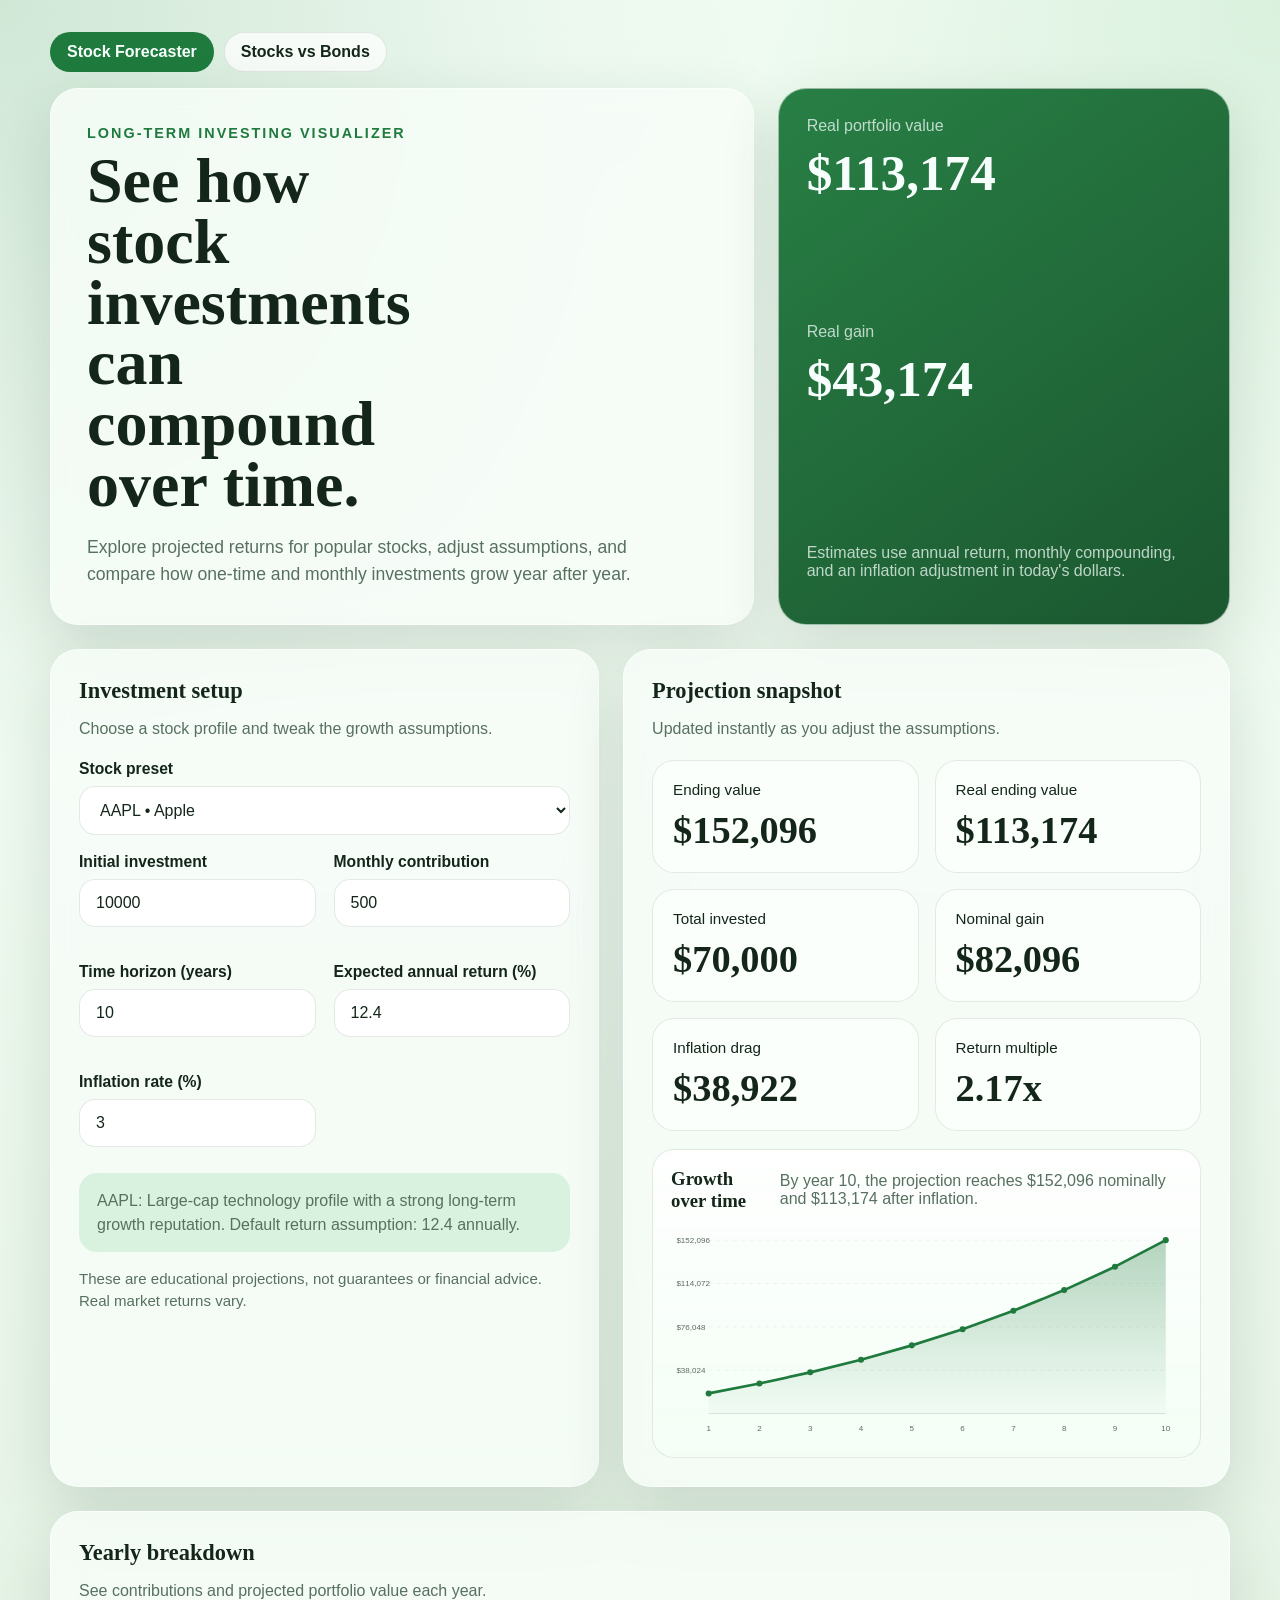
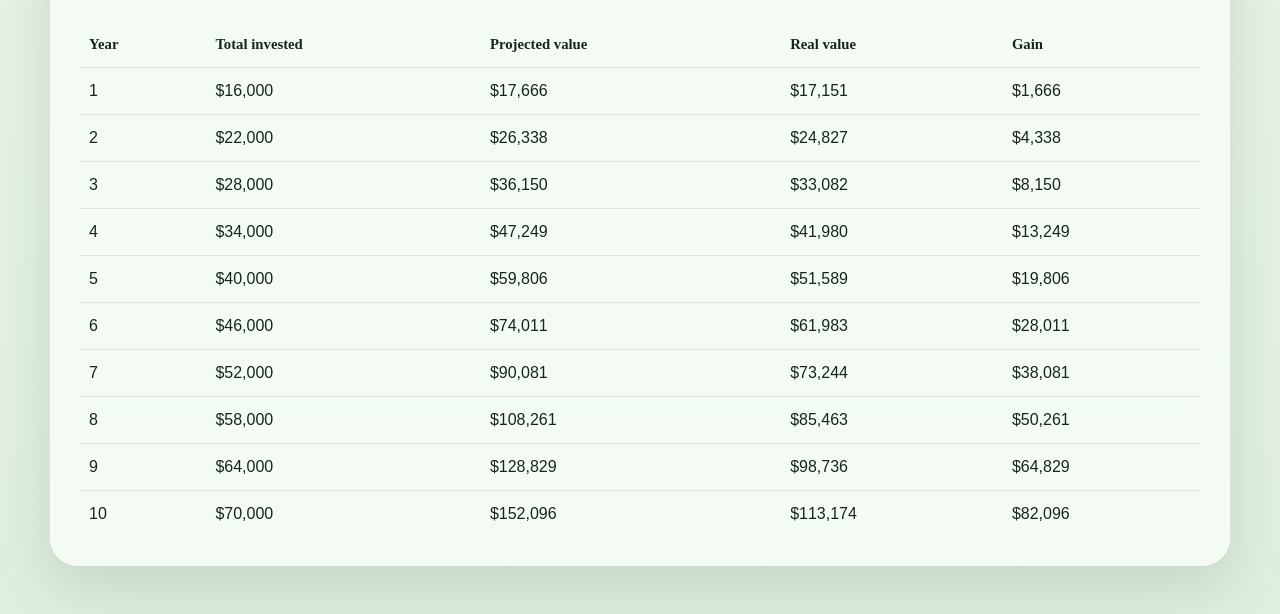
<file: index.html>
<!DOCTYPE html>
<html lang="en">
  <head>
    <meta charset="UTF-8" />
    <meta name="viewport" content="width=device-width, initial-scale=1.0" />
    <title>Stock Return Forecaster</title>
    <link rel="stylesheet" href="./styles.css" />
  </head>
  <body>
    <div class="page-shell">
      <nav class="site-nav">
        <a class="nav-link nav-link-active" href="./index.html">Stock Forecaster</a>
        <a class="nav-link" href="./compare.html">Stocks vs Bonds</a>
      </nav>
      <header class="hero">
        <div class="hero-copy">
          <p class="eyebrow">Long-term investing visualizer</p>
          <h1>See how stock investments can compound over time.</h1>
          <p class="hero-text">
            Explore projected returns for popular stocks, adjust assumptions,
            and compare how one-time and monthly investments grow year after
            year.
          </p>
        </div>
        <div class="hero-card">
          <div class="hero-stat">
            <span class="label">Real portfolio value</span>
            <strong id="heroFutureValue">$0</strong>
          </div>
          <div class="hero-stat">
            <span class="label">Real gain</span>
            <strong id="heroGain">$0</strong>
          </div>
          <p class="hero-note">
            Estimates use annual return, monthly compounding, and an inflation
            adjustment in today's dollars.
          </p>
        </div>
      </header>

      <main class="content-grid">
        <section class="panel controls-panel">
          <div class="panel-heading">
            <h2>Investment setup</h2>
            <p>Choose a stock profile and tweak the growth assumptions.</p>
          </div>

          <div class="control-group">
            <label for="stockSelect">Stock preset</label>
            <select id="stockSelect"></select>
          </div>

          <div class="control-grid">
            <div class="control-group">
              <label for="initialInvestment">Initial investment</label>
              <input id="initialInvestment" type="number" min="0" step="100" />
            </div>
            <div class="control-group">
              <label for="monthlyContribution">Monthly contribution</label>
              <input id="monthlyContribution" type="number" min="0" step="50" />
            </div>
            <div class="control-group">
              <label for="years">Time horizon (years)</label>
              <input id="years" type="number" min="1" max="50" step="1" />
            </div>
            <div class="control-group">
              <label for="annualReturn">Expected annual return (%)</label>
              <input id="annualReturn" type="number" min="-50" max="50" step="0.1" />
            </div>
            <div class="control-group">
              <label for="inflationRate">Inflation rate (%)</label>
              <input id="inflationRate" type="number" min="0" max="20" step="0.1" />
            </div>
          </div>

          <div class="preset-notes" id="presetNotes"></div>

          <div class="disclaimer">
            These are educational projections, not guarantees or financial
            advice. Real market returns vary.
          </div>
        </section>

        <section class="panel results-panel">
          <div class="panel-heading">
            <h2>Projection snapshot</h2>
            <p>Updated instantly as you adjust the assumptions.</p>
          </div>

          <div class="metric-grid">
            <article class="metric-card">
              <span class="metric-label">Ending value</span>
              <strong class="metric-value" id="futureValue">$0</strong>
            </article>
            <article class="metric-card">
              <span class="metric-label">Real ending value</span>
              <strong class="metric-value" id="realFutureValue">$0</strong>
            </article>
            <article class="metric-card">
              <span class="metric-label">Total invested</span>
              <strong class="metric-value" id="totalInvested">$0</strong>
            </article>
            <article class="metric-card">
              <span class="metric-label">Nominal gain</span>
              <strong class="metric-value" id="totalGain">$0</strong>
            </article>
            <article class="metric-card">
              <span class="metric-label">Inflation drag</span>
              <strong class="metric-value" id="inflationDrag">$0</strong>
            </article>
            <article class="metric-card">
              <span class="metric-label">Return multiple</span>
              <strong class="metric-value" id="returnMultiple">0.00x</strong>
            </article>
          </div>

          <div class="chart-panel">
            <div class="chart-header">
              <h3>Growth over time</h3>
              <span id="chartCaption">Year-by-year projection</span>
            </div>
            <svg id="projectionChart" viewBox="0 0 760 320" role="img" aria-label="Investment projection chart"></svg>
          </div>
        </section>

        <section class="panel table-panel">
          <div class="panel-heading">
            <h2>Yearly breakdown</h2>
            <p>See contributions and projected portfolio value each year.</p>
          </div>
          <div class="table-wrap">
            <table>
              <thead>
                <tr>
                  <th>Year</th>
                  <th>Total invested</th>
                  <th>Projected value</th>
                  <th>Real value</th>
                  <th>Gain</th>
                </tr>
              </thead>
              <tbody id="projectionTableBody"></tbody>
            </table>
          </div>
        </section>
      </main>
    </div>

    <script src="./script.js"></script>
  </body>
</html>
</file>
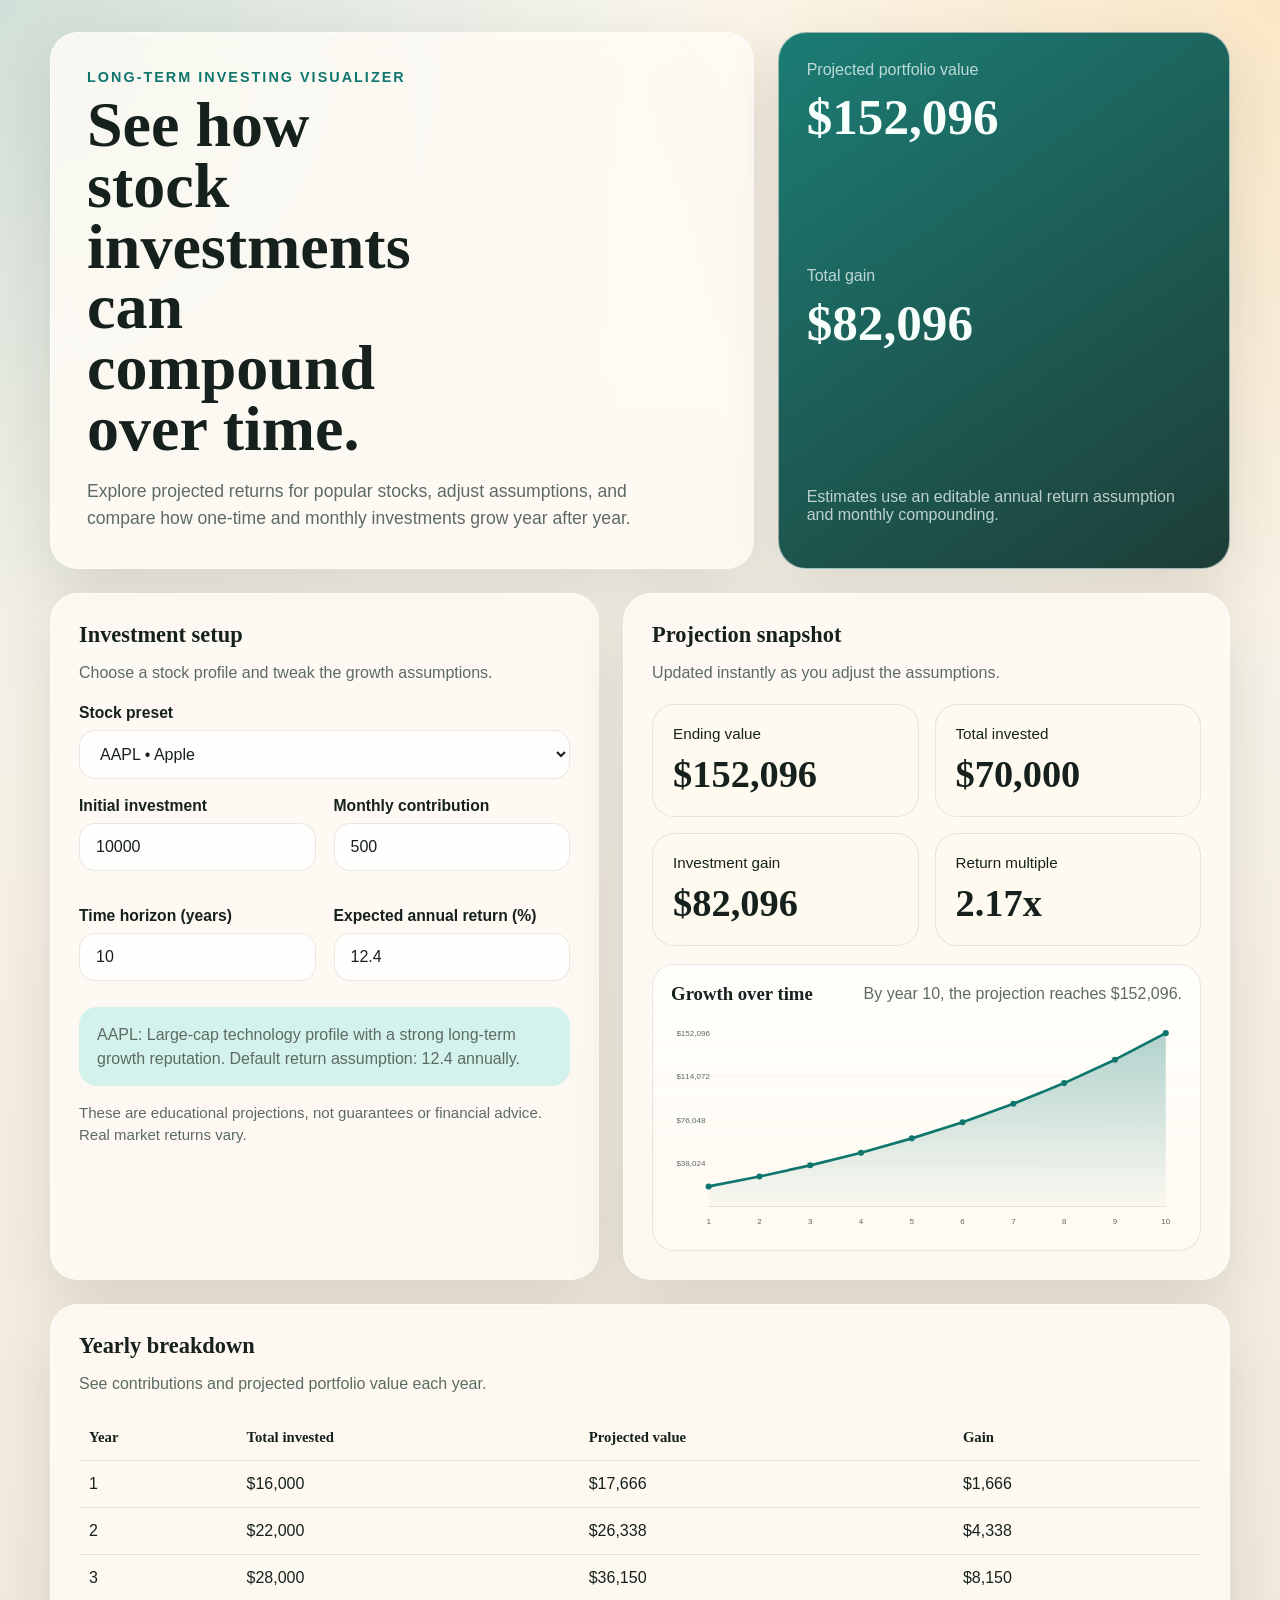
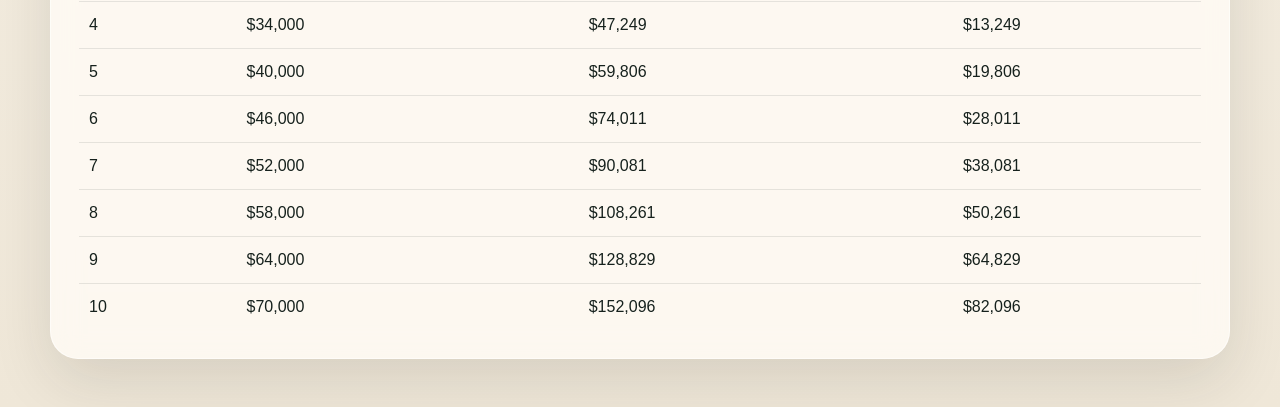
<file: Claude_t1/index.html>
<!DOCTYPE html>
<html lang="en">
  <head>
    <meta charset="UTF-8" />
    <meta name="viewport" content="width=device-width, initial-scale=1.0" />
    <title>Stock Return Forecaster</title>
    <link rel="stylesheet" href="./styles.css" />
  </head>
  <body>
    <div class="page-shell">
      <header class="hero">
        <div class="hero-copy">
          <p class="eyebrow">Long-term investing visualizer</p>
          <h1>See how stock investments can compound over time.</h1>
          <p class="hero-text">
            Explore projected returns for popular stocks, adjust assumptions,
            and compare how one-time and monthly investments grow year after
            year.
          </p>
        </div>
        <div class="hero-card">
          <div class="hero-stat">
            <span class="label">Projected portfolio value</span>
            <strong id="heroFutureValue">$0</strong>
          </div>
          <div class="hero-stat">
            <span class="label">Total gain</span>
            <strong id="heroGain">$0</strong>
          </div>
          <p class="hero-note">
            Estimates use an editable annual return assumption and monthly
            compounding.
          </p>
        </div>
      </header>

      <main class="content-grid">
        <section class="panel controls-panel">
          <div class="panel-heading">
            <h2>Investment setup</h2>
            <p>Choose a stock profile and tweak the growth assumptions.</p>
          </div>

          <div class="control-group">
            <label for="stockSelect">Stock preset</label>
            <select id="stockSelect"></select>
          </div>

          <div class="control-grid">
            <div class="control-group">
              <label for="initialInvestment">Initial investment</label>
              <input id="initialInvestment" type="number" min="0" step="100" />
            </div>
            <div class="control-group">
              <label for="monthlyContribution">Monthly contribution</label>
              <input id="monthlyContribution" type="number" min="0" step="50" />
            </div>
            <div class="control-group">
              <label for="years">Time horizon (years)</label>
              <input id="years" type="number" min="1" max="50" step="1" />
            </div>
            <div class="control-group">
              <label for="annualReturn">Expected annual return (%)</label>
              <input id="annualReturn" type="number" min="-50" max="50" step="0.1" />
            </div>
          </div>

          <div class="preset-notes" id="presetNotes"></div>

          <div class="disclaimer">
            These are educational projections, not guarantees or financial
            advice. Real market returns vary.
          </div>
        </section>

        <section class="panel results-panel">
          <div class="panel-heading">
            <h2>Projection snapshot</h2>
            <p>Updated instantly as you adjust the assumptions.</p>
          </div>

          <div class="metric-grid">
            <article class="metric-card">
              <span class="metric-label">Ending value</span>
              <strong class="metric-value" id="futureValue">$0</strong>
            </article>
            <article class="metric-card">
              <span class="metric-label">Total invested</span>
              <strong class="metric-value" id="totalInvested">$0</strong>
            </article>
            <article class="metric-card">
              <span class="metric-label">Investment gain</span>
              <strong class="metric-value" id="totalGain">$0</strong>
            </article>
            <article class="metric-card">
              <span class="metric-label">Return multiple</span>
              <strong class="metric-value" id="returnMultiple">0.00x</strong>
            </article>
          </div>

          <div class="chart-panel">
            <div class="chart-header">
              <h3>Growth over time</h3>
              <span id="chartCaption">Year-by-year projection</span>
            </div>
            <svg id="projectionChart" viewBox="0 0 760 320" role="img" aria-label="Investment projection chart"></svg>
          </div>
        </section>

        <section class="panel table-panel">
          <div class="panel-heading">
            <h2>Yearly breakdown</h2>
            <p>See contributions and projected portfolio value each year.</p>
          </div>
          <div class="table-wrap">
            <table>
              <thead>
                <tr>
                  <th>Year</th>
                  <th>Total invested</th>
                  <th>Projected value</th>
                  <th>Gain</th>
                </tr>
              </thead>
              <tbody id="projectionTableBody"></tbody>
            </table>
          </div>
        </section>
      </main>
    </div>

    <script src="./script.js"></script>
  </body>
</html>
</file>
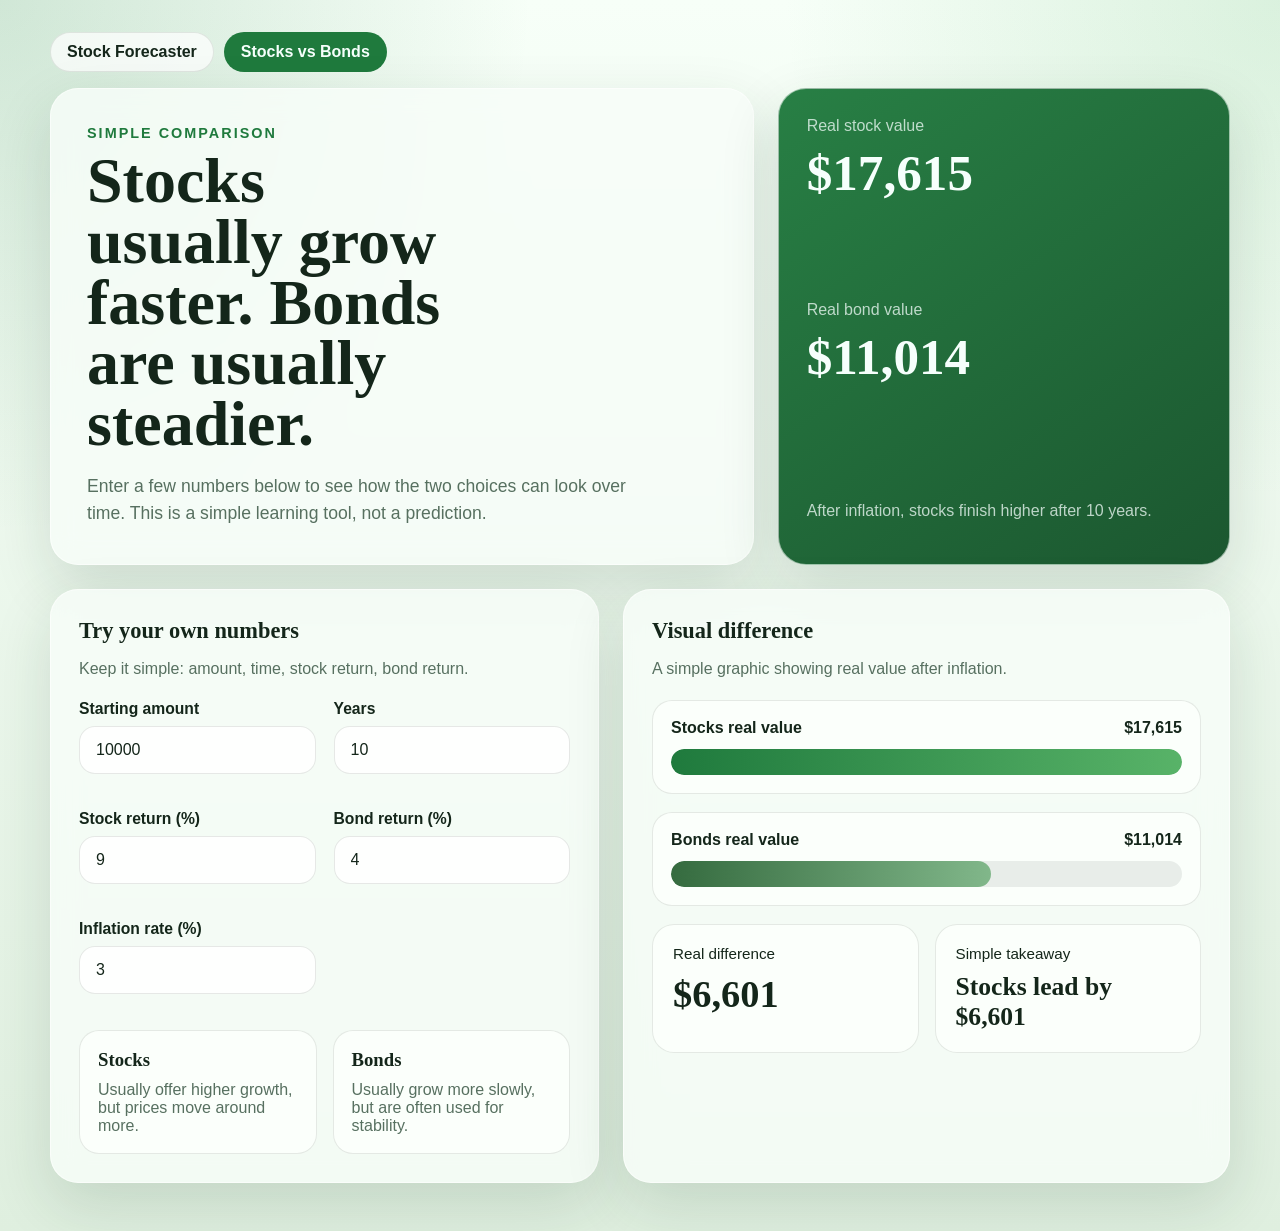
<file: compare.html>
<!DOCTYPE html>
<html lang="en">
  <head>
    <meta charset="UTF-8" />
    <meta name="viewport" content="width=device-width, initial-scale=1.0" />
    <title>Stocks vs Bonds</title>
    <link rel="stylesheet" href="./styles.css" />
  </head>
  <body>
    <div class="page-shell">
      <nav class="site-nav">
        <a class="nav-link" href="./index.html">Stock Forecaster</a>
        <a class="nav-link nav-link-active" href="./compare.html">Stocks vs Bonds</a>
      </nav>

      <header class="hero simple-hero">
        <div class="hero-copy">
          <p class="eyebrow">Simple comparison</p>
          <h1>Stocks usually grow faster. Bonds are usually steadier.</h1>
          <p class="hero-text">
            Enter a few numbers below to see how the two choices can look over
            time. This is a simple learning tool, not a prediction.
          </p>
        </div>
        <div class="hero-card">
          <div class="hero-stat">
            <span class="label">Real stock value</span>
            <strong id="stockEndingValue">$0</strong>
          </div>
          <div class="hero-stat">
            <span class="label">Real bond value</span>
            <strong id="bondEndingValue">$0</strong>
          </div>
          <p class="hero-note" id="compareHeadline">
            Enter values to compare the two paths.
          </p>
        </div>
      </header>

      <main class="content-grid">
        <section class="panel">
          <div class="panel-heading">
            <h2>Try your own numbers</h2>
            <p>Keep it simple: amount, time, stock return, bond return.</p>
          </div>

          <div class="control-grid">
            <div class="control-group">
              <label for="compareAmount">Starting amount</label>
              <input id="compareAmount" type="number" min="0" step="100" />
            </div>
            <div class="control-group">
              <label for="compareYears">Years</label>
              <input id="compareYears" type="number" min="1" max="50" step="1" />
            </div>
            <div class="control-group">
              <label for="stockReturnInput">Stock return (%)</label>
              <input id="stockReturnInput" type="number" min="-50" max="50" step="0.1" />
            </div>
            <div class="control-group">
              <label for="bondReturnInput">Bond return (%)</label>
              <input id="bondReturnInput" type="number" min="-50" max="50" step="0.1" />
            </div>
            <div class="control-group">
              <label for="compareInflation">Inflation rate (%)</label>
              <input id="compareInflation" type="number" min="0" max="20" step="0.1" />
            </div>
          </div>

          <div class="compare-notes">
            <article class="mini-note">
              <h3>Stocks</h3>
              <p>Usually offer higher growth, but prices move around more.</p>
            </article>
            <article class="mini-note">
              <h3>Bonds</h3>
              <p>Usually grow more slowly, but are often used for stability.</p>
            </article>
          </div>
        </section>

        <section class="panel">
          <div class="panel-heading">
            <h2>Visual difference</h2>
            <p>A simple graphic showing real value after inflation.</p>
          </div>

          <div class="compare-bars">
            <div class="compare-bar-card">
              <div class="compare-bar-label-row">
                <span>Stocks real value</span>
                <strong id="stockBarLabel">$0</strong>
              </div>
              <div class="compare-bar-track">
                <div class="compare-bar compare-bar-stocks" id="stockBar"></div>
              </div>
            </div>

            <div class="compare-bar-card">
              <div class="compare-bar-label-row">
                <span>Bonds real value</span>
                <strong id="bondBarLabel">$0</strong>
              </div>
              <div class="compare-bar-track">
                <div class="compare-bar compare-bar-bonds" id="bondBar"></div>
              </div>
            </div>
          </div>

          <div class="compare-summary">
            <article class="metric-card">
              <span class="metric-label">Real difference</span>
              <strong class="metric-value" id="differenceValue">$0</strong>
            </article>
            <article class="metric-card">
              <span class="metric-label">Simple takeaway</span>
              <strong class="metric-value compare-takeaway" id="takeawayText">Stocks lead by $0</strong>
            </article>
          </div>
        </section>
      </main>
    </div>

    <script src="./compare.js"></script>
  </body>
</html>
</file>
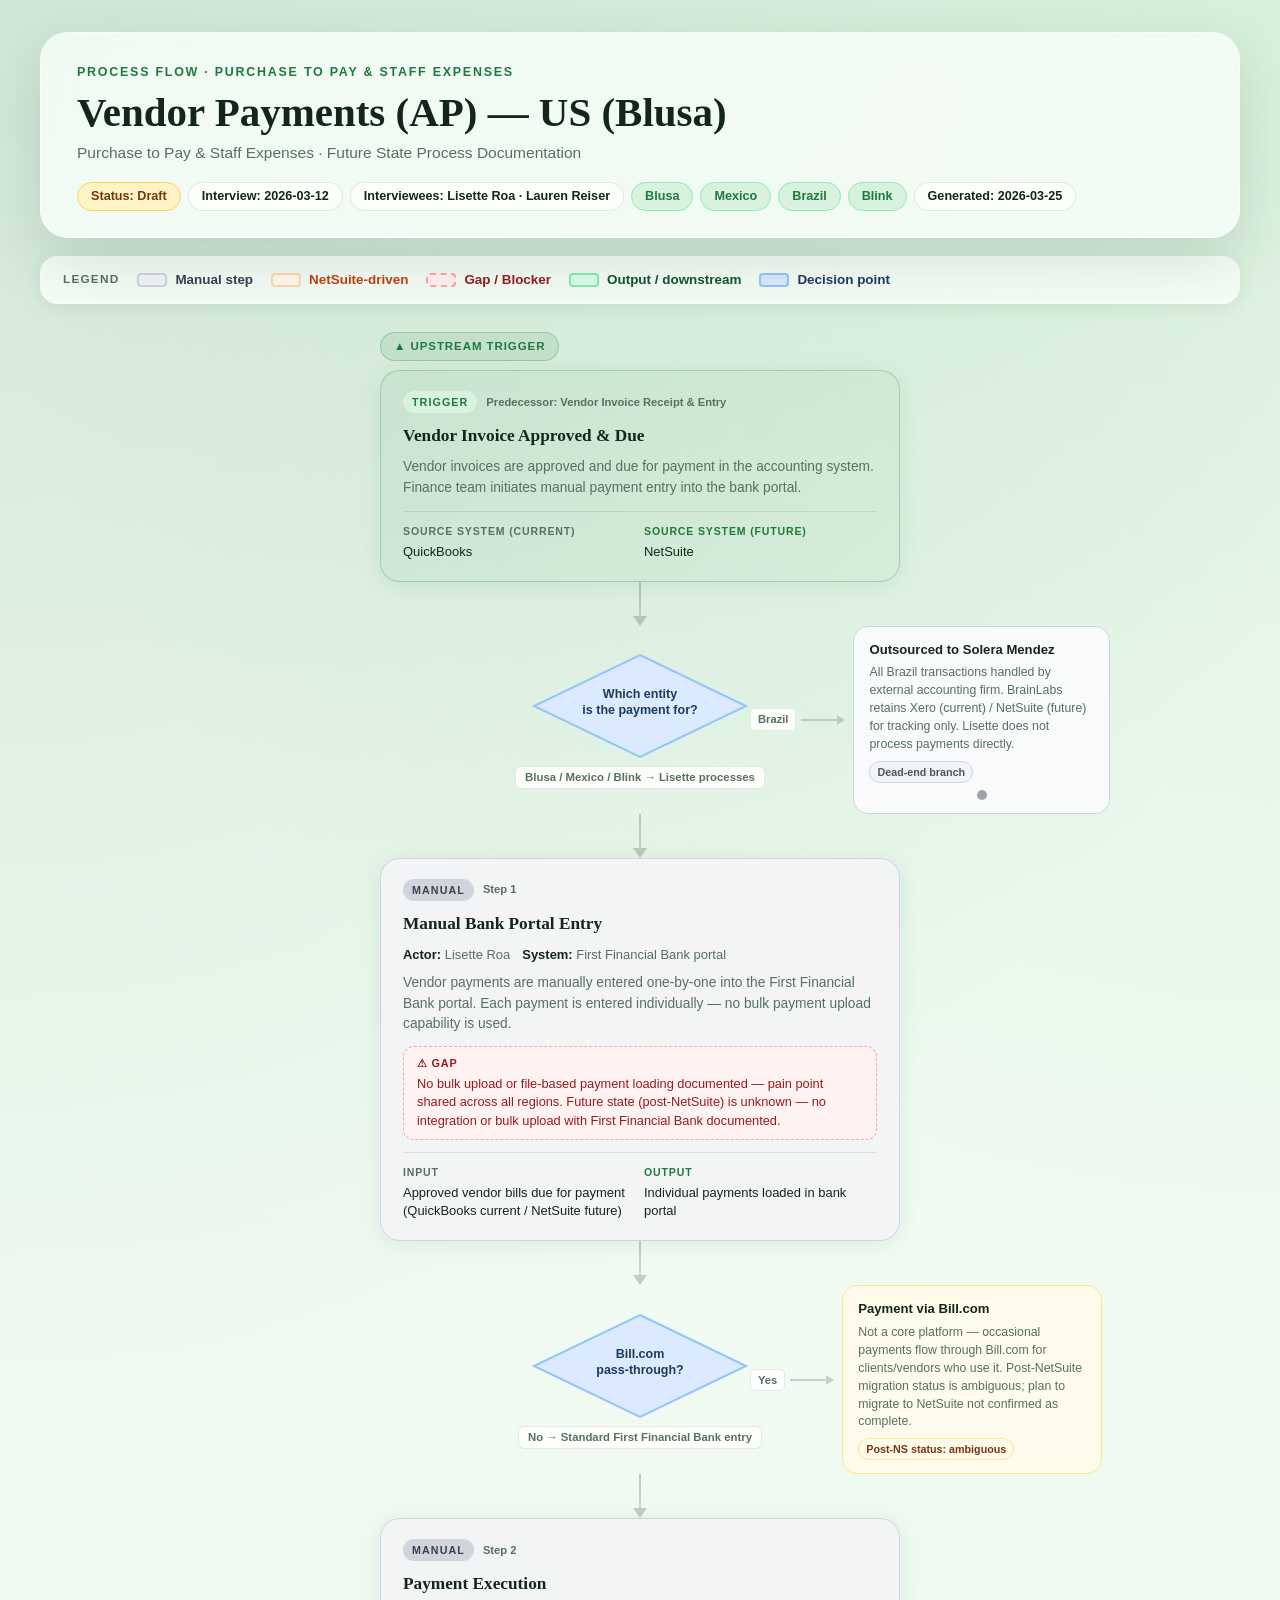
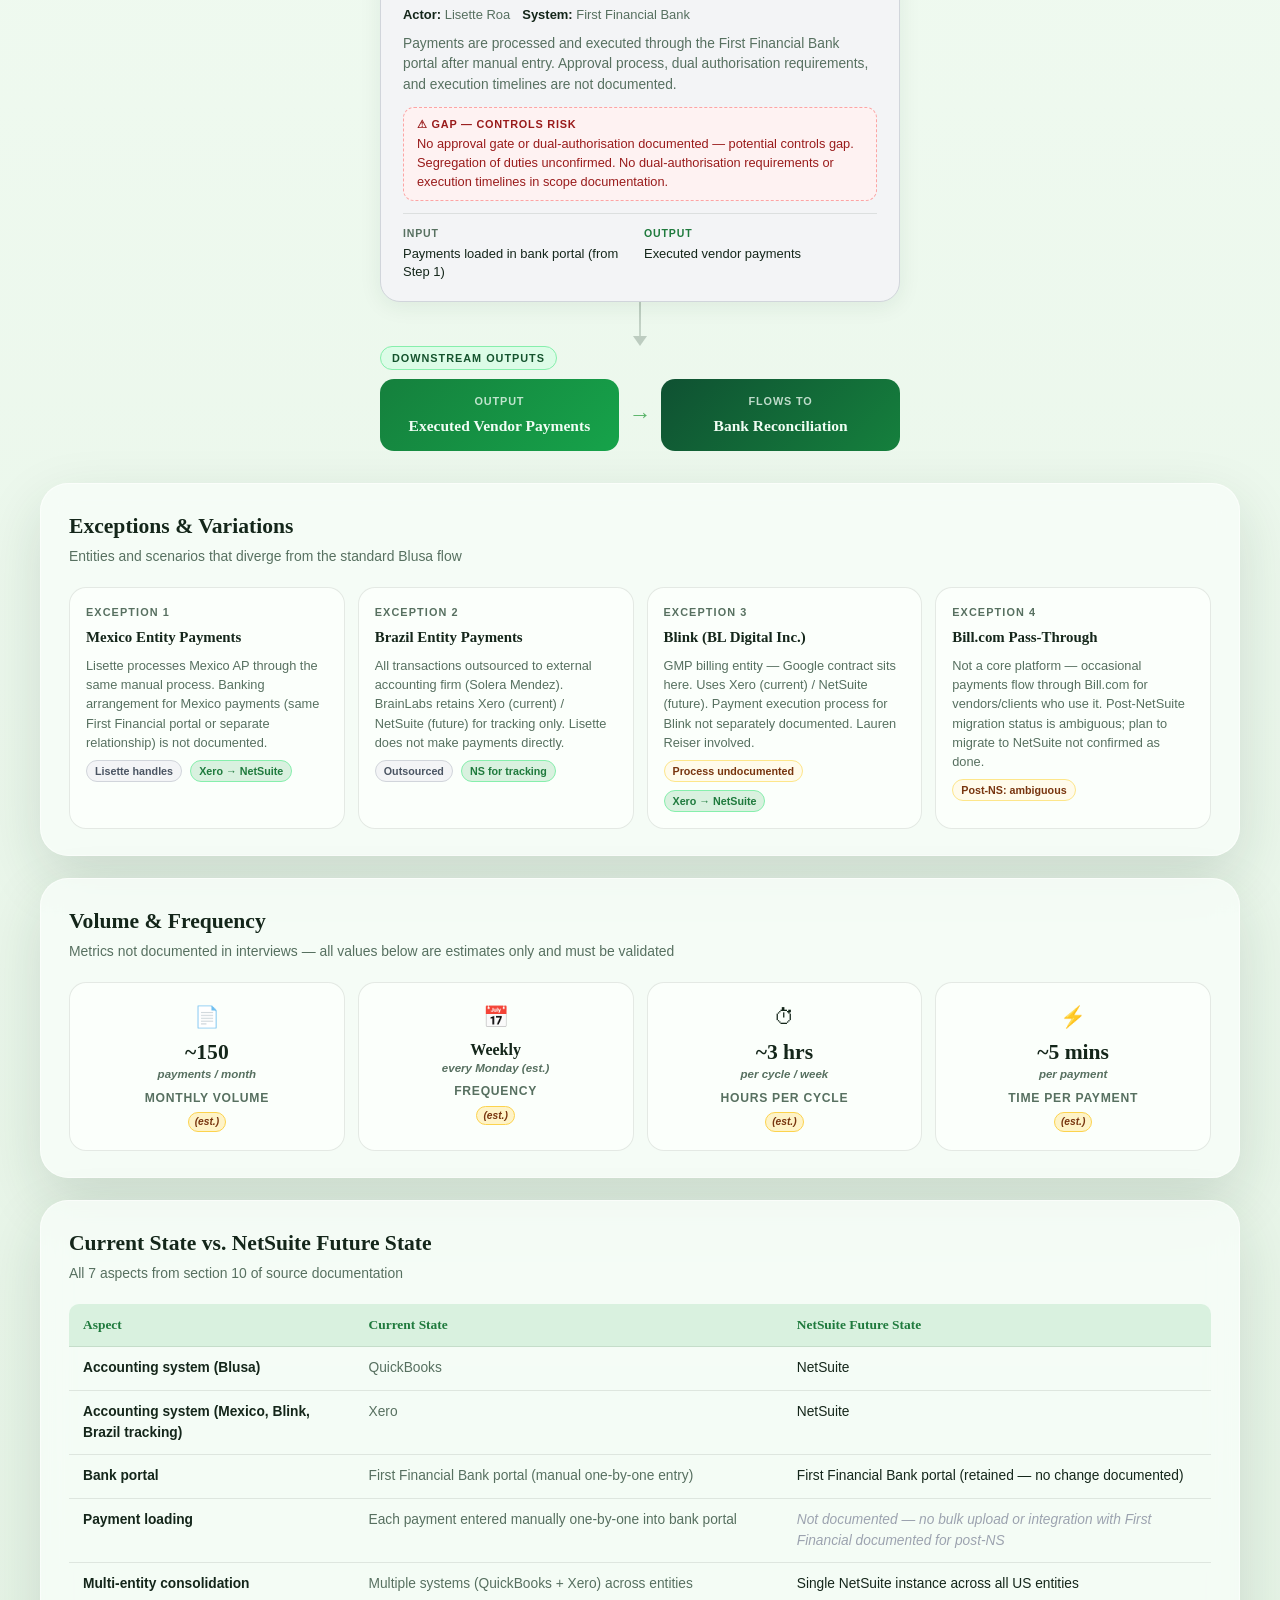
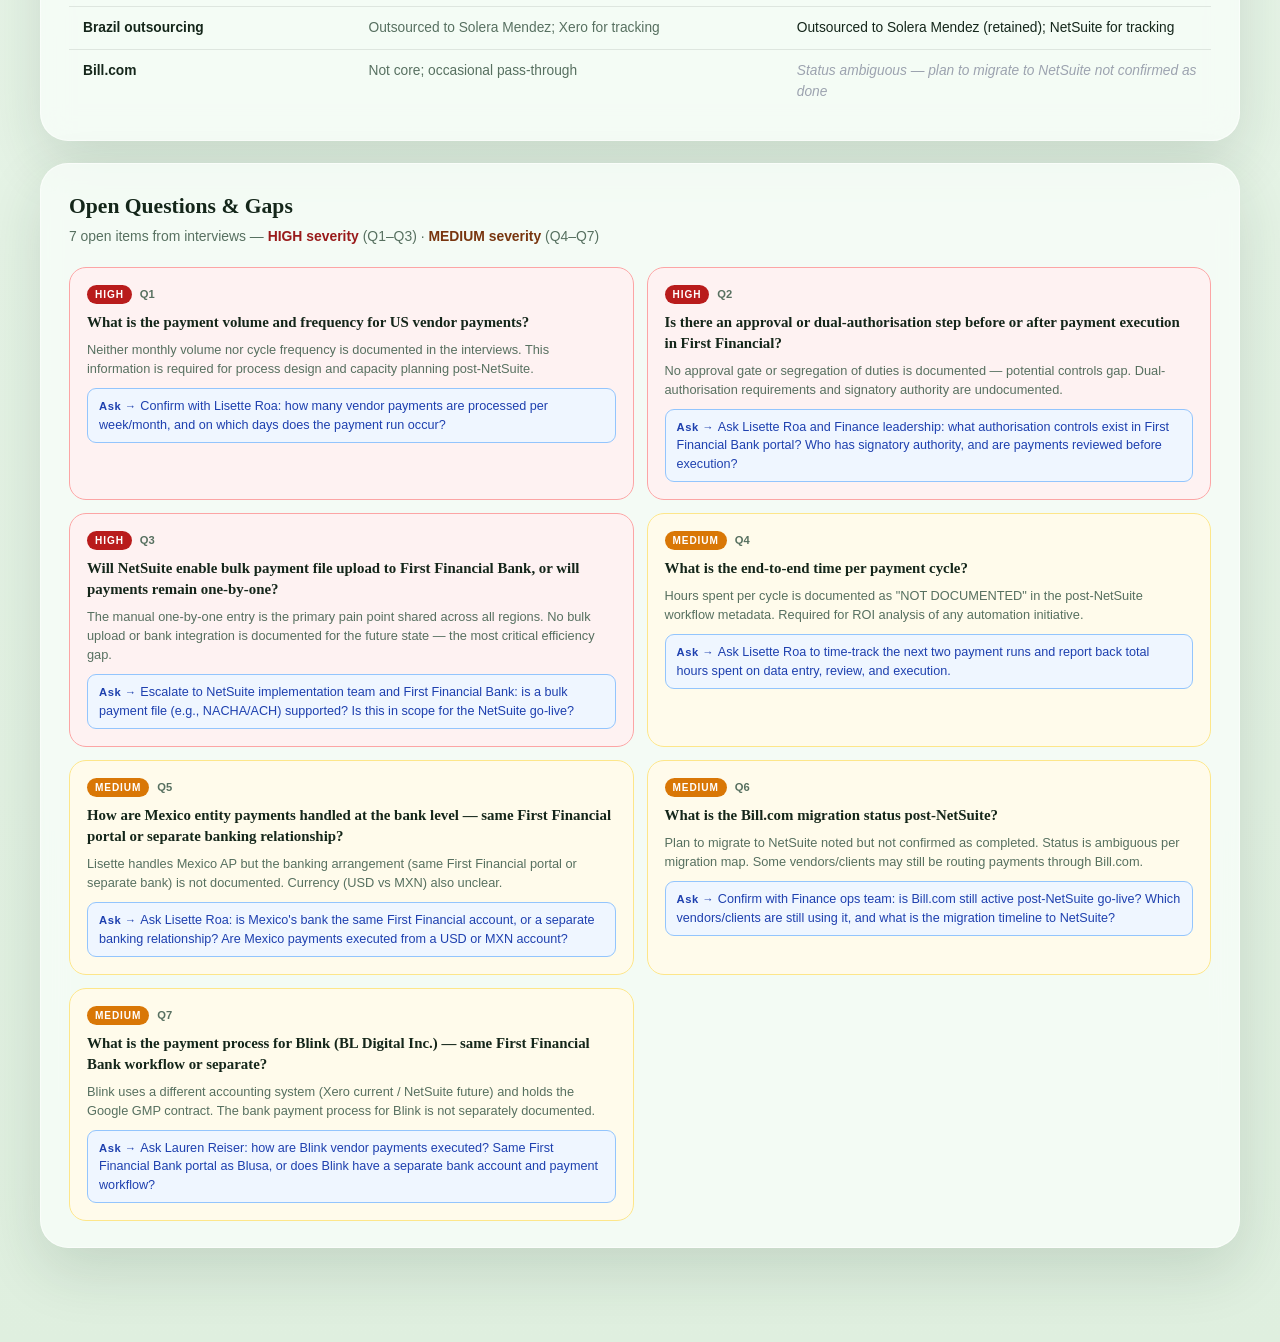
<file: us-blusa-vendor-payments-flow.html>
<!DOCTYPE html>
<html lang="en">
<head>
  <meta charset="UTF-8" />
  <meta name="viewport" content="width=device-width, initial-scale=1.0" />
  <title>Vendor Payments (AP) — US (Blusa)</title>
  <style>
    /* ── Design tokens (from process-flow-template / styles.css) ── */
    :root {
      --bg: #edf6ef;
      --surface: rgba(247, 253, 248, 0.84);
      --surface-strong: #fbfffb;
      --ink: #14261a;
      --muted: #577060;
      --accent: #1f7a3d;
      --accent-soft: #d9f1df;
      --accent-2: #58b368;
      --line: rgba(20, 38, 26, 0.1);
      --shadow: 0 22px 60px rgba(24, 60, 32, 0.14);
      /* Flowchart semantic tokens */
      --manual-clr: #374151;
      --manual-bg: #f3f4f6;
      --manual-bdr: #d1d5db;
      --ns-clr: #c2410c;
      --ns-bg: #fff7ed;
      --ns-bdr: #fed7aa;
      --gap-clr: #991b1b;
      --gap-bg: #fef2f2;
      --gap-bdr: #fca5a5;
      --dec-clr: #1e3a5f;
      --dec-bg: #dbeafe;
      --dec-bdr: #93c5fd;
      --out-clr: #14532d;
      --out-bg: #dcfce7;
      --out-bdr: #86efac;
      --amb-clr: #78350f;
      --amb-bg: #fffbeb;
      --amb-bdr: #fde68a;
      --high-clr: #991b1b;
      --high-bg: #fef2f2;
      --high-bdr: #fca5a5;
      --med-clr: #78350f;
      --med-bg: #fffbeb;
      --med-bdr: #fde68a;
      --blue-clr: #1e40af;
      --blue-bg: #eff6ff;
      --blue-bdr: #93c5fd;
    }

    *, *::before, *::after { box-sizing: border-box; }

    body {
      margin: 0;
      min-height: 100vh;
      font-family: "Avenir Next", "Trebuchet MS", sans-serif;
      font-size: 15px;
      line-height: 1.5;
      color: var(--ink);
      background:
        radial-gradient(circle at top left, rgba(31,122,61,0.18), transparent 30%),
        radial-gradient(circle at top right, rgba(88,179,104,0.18), transparent 28%),
        linear-gradient(180deg, #f7fff8 0%, #dfefdf 100%);
    }

    .page-shell {
      width: min(1200px, calc(100% - 32px));
      margin: 0 auto;
      padding: 32px 0 72px;
    }

    /* ── Shared panel base ── */
    .glass {
      backdrop-filter: blur(14px);
      background: var(--surface);
      border: 1px solid rgba(255,255,255,0.55);
      box-shadow: var(--shadow);
      border-radius: 28px;
    }

    /* ── Typography ── */
    h1, h2, h3 {
      font-family: "Iowan Old Style", "Palatino Linotype", serif;
      margin: 0;
    }
    h1 { font-size: clamp(1.9rem, 3.2vw, 2.8rem); line-height: 1.1; }
    h2 { font-size: 1.35rem; }
    h3 { font-size: 1rem; }
    p  { margin: 0; }

    .eyebrow {
      font-size: 0.78rem;
      font-weight: 700;
      letter-spacing: 0.14em;
      text-transform: uppercase;
      color: var(--accent);
      margin: 0 0 8px;
    }

    /* ════════════════════════════════════════
       HEADER
    ════════════════════════════════════════ */
    .page-header {
      padding: 30px 36px 26px;
      margin-bottom: 18px;
    }

    .page-header h1 { margin-bottom: 6px; }

    .subtitle {
      color: var(--muted);
      font-size: 0.97rem;
      margin-bottom: 18px;
    }

    .meta-pills {
      display: flex;
      flex-wrap: wrap;
      gap: 7px;
    }

    .pill {
      display: inline-block;
      padding: 4px 13px;
      border-radius: 999px;
      font-size: 0.79rem;
      font-weight: 700;
      border: 1px solid var(--line);
      background: rgba(255,255,255,0.75);
      color: var(--ink);
    }
    .pill-draft  { background: #fef3c7; border-color: #fcd34d; color: #78350f; }
    .pill-entity { background: var(--accent-soft); border-color: #86efac; color: var(--accent); }

    /* ════════════════════════════════════════
       LEGEND BAR
    ════════════════════════════════════════ */
    .legend-bar {
      display: flex;
      flex-wrap: wrap;
      align-items: center;
      gap: 18px;
      background: rgba(247,253,248,0.92);
      border: 1px solid rgba(255,255,255,0.6);
      box-shadow: 0 4px 18px rgba(24,60,32,0.07);
      border-radius: 18px;
      padding: 13px 22px;
      margin-bottom: 28px;
    }

    .legend-label {
      font-size: 0.74rem;
      font-weight: 800;
      letter-spacing: 0.1em;
      text-transform: uppercase;
      color: var(--muted);
    }

    .legend-item {
      display: flex;
      align-items: center;
      gap: 8px;
      font-size: 0.84rem;
      font-weight: 600;
    }

    .swatch {
      width: 30px;
      height: 14px;
      border-radius: 4px;
      flex-shrink: 0;
    }
    .sw-manual  { background: var(--manual-bg); border: 2px solid var(--manual-bdr); }
    .sw-ns      { background: var(--ns-bg);     border: 2px solid var(--ns-bdr); }
    .sw-gap     { background: var(--gap-bg);    border: 2px dashed var(--gap-bdr); }
    .sw-output  { background: var(--out-bg);    border: 2px solid var(--out-bdr); }
    .sw-dec     { background: var(--dec-bg);    border: 2px solid var(--dec-bdr); }

    /* ════════════════════════════════════════
       FLOW CANVAS
    ════════════════════════════════════════ */
    .flow-canvas {
      max-width: 940px;
      margin: 0 auto 32px;
      display: flex;
      flex-direction: column;
      align-items: center;
    }

    /* Vertical connector */
    .v-conn {
      display: flex;
      flex-direction: column;
      align-items: center;
      height: 44px;
      flex-shrink: 0;
    }
    .v-conn-line {
      width: 2px;
      flex: 1;
      background: linear-gradient(180deg, rgba(87,112,96,0.35), rgba(87,112,96,0.25));
    }
    .v-conn-arrow {
      width: 0; height: 0;
      border-left: 7px solid transparent;
      border-right: 7px solid transparent;
      border-top: 10px solid rgba(87,112,96,0.32);
    }

    /* ── Trigger / process node cards ── */
    .node-wrap {
      width: 520px;
    }

    .node-card {
      border-radius: 20px;
      padding: 20px 22px;
      border: 1.5px solid var(--line);
      background: var(--surface-strong);
      box-shadow: 0 4px 22px rgba(24,60,32,0.08);
    }

    .node-card.trigger {
      border-color: rgba(31,122,61,0.25);
      background: linear-gradient(135deg,rgba(31,122,61,0.07),rgba(88,179,104,0.05));
    }

    .node-card.manual-step {
      border-color: var(--manual-bdr);
      background: var(--manual-bg);
    }

    .node-header {
      display: flex;
      align-items: center;
      gap: 9px;
      margin-bottom: 10px;
      flex-wrap: wrap;
    }

    .badge {
      font-size: 0.67rem;
      font-weight: 800;
      letter-spacing: 0.1em;
      text-transform: uppercase;
      padding: 3px 9px;
      border-radius: 999px;
    }
    .badge-trigger { background: var(--accent-soft); color: var(--accent); }
    .badge-manual  { background: var(--manual-bdr); color: #374151; }
    .badge-step    { font-size: 0.7rem; font-weight: 700; color: var(--muted); }

    .node-title {
      font-family: "Iowan Old Style", "Palatino Linotype", serif;
      font-size: 1.08rem;
      font-weight: 700;
      margin-bottom: 8px;
    }

    .node-meta {
      display: flex;
      flex-wrap: wrap;
      gap: 12px;
      margin-bottom: 9px;
    }

    .meta-kv {
      font-size: 0.81rem;
      color: var(--muted);
    }
    .meta-kv strong { color: var(--ink); font-weight: 700; }

    .node-desc {
      font-size: 0.86rem;
      color: var(--muted);
      line-height: 1.5;
    }

    /* Gap callout */
    .gap-callout {
      margin-top: 11px;
      border-radius: 11px;
      border: 1.5px dashed var(--gap-bdr);
      background: var(--gap-bg);
      padding: 9px 13px;
      font-size: 0.8rem;
      color: var(--gap-clr);
      line-height: 1.45;
    }
    .gap-callout .gap-lbl {
      font-weight: 800;
      font-size: 0.68rem;
      text-transform: uppercase;
      letter-spacing: 0.07em;
      display: block;
      margin-bottom: 3px;
    }

    /* IO footer */
    .io-footer {
      display: grid;
      grid-template-columns: 1fr 1fr;
      gap: 8px;
      margin-top: 12px;
      padding-top: 12px;
      border-top: 1px solid var(--line);
    }
    .io-lbl {
      font-size: 0.66rem;
      font-weight: 800;
      text-transform: uppercase;
      letter-spacing: 0.08em;
      margin-bottom: 3px;
    }
    .io-in  .io-lbl { color: var(--muted); }
    .io-out .io-lbl { color: var(--accent); }
    .io-val { font-size: 0.81rem; color: var(--ink); line-height: 1.4; }

    /* ── Trigger pill label ── */
    .trigger-pill {
      display: inline-flex;
      align-items: center;
      gap: 6px;
      padding: 5px 13px;
      background: rgba(31,122,61,0.1);
      border: 1px solid rgba(31,122,61,0.25);
      border-radius: 999px;
      font-size: 0.72rem;
      font-weight: 800;
      color: var(--accent);
      text-transform: uppercase;
      letter-spacing: 0.08em;
      margin-bottom: 9px;
    }

    /* ════════════════════════════════════════
       DECISION DIAMOND ROWS
    ════════════════════════════════════════ */
    .diamond-level {
      width: 100%;
      display: grid;
      grid-template-columns: 1fr 220px 1fr;
      align-items: center;
      gap: 0;
    }

    .d-left  { display: flex; justify-content: flex-end; align-items: center; }
    .d-mid   { display: flex; flex-direction: column; align-items: center; }
    .d-right { display: flex; align-items: center; }

    /* SVG diamond sits in d-mid */
    .diamond-svg { display: block; overflow: visible; }

    .down-path-label {
      margin-top: 5px;
      font-size: 0.71rem;
      font-weight: 700;
      color: var(--muted);
      background: rgba(255,255,255,0.85);
      border: 1px solid var(--line);
      border-radius: 6px;
      padding: 2px 9px;
      text-align: center;
      white-space: nowrap;
    }

    /* Horizontal connector out of diamond */
    .h-conn {
      display: flex;
      align-items: center;
      gap: 0;
    }
    .h-conn-label {
      font-size: 0.7rem;
      font-weight: 700;
      color: var(--muted);
      padding: 2px 7px;
      background: rgba(255,255,255,0.9);
      border: 1px solid var(--line);
      border-radius: 5px;
      white-space: nowrap;
      margin-right: 5px;
    }
    .h-conn-line {
      height: 2px;
      width: 36px;
      background: rgba(87,112,96,0.28);
      flex-shrink: 0;
    }
    .h-conn-arrow {
      width: 0; height: 0;
      border-top: 5px solid transparent;
      border-bottom: 5px solid transparent;
      border-left: 8px solid rgba(87,112,96,0.28);
      flex-shrink: 0;
      margin-right: 8px;
    }

    /* Branch cards */
    .branch-card {
      border-radius: 15px;
      padding: 13px 15px;
      border: 1.5px solid;
      max-width: 260px;
    }
    .branch-card.grey {
      background: #f9fafb;
      border-color: #d1d5db;
    }
    .branch-card.amber {
      background: var(--amb-bg);
      border-color: var(--amb-bdr);
    }
    .branch-title {
      font-weight: 800;
      font-size: 0.82rem;
      margin-bottom: 5px;
      color: var(--ink);
    }
    .branch-body {
      font-size: 0.77rem;
      line-height: 1.45;
      color: var(--muted);
    }
    .dead-end-dot {
      width: 10px; height: 10px;
      border-radius: 50%;
      background: #9ca3af;
      margin: 7px auto 0;
    }
    .branch-tag {
      display: inline-block;
      margin-top: 7px;
      margin-right: 4px;
      font-size: 0.67rem;
      font-weight: 700;
      padding: 2px 7px;
      border-radius: 999px;
    }
    .btag-grey  { background: #f3f4f6; color: #4b5563; border: 1px solid #d1d5db; }
    .btag-amber { background: var(--amb-bg); color: var(--amb-clr); border: 1px solid var(--amb-bdr); }

    /* ════════════════════════════════════════
       DOWNSTREAM OUTPUT BAR
    ════════════════════════════════════════ */
    .output-bar-wrap {
      width: 520px;
      margin-top: 0;
    }
    .output-eyebrow {
      display: inline-block;
      font-size: 0.68rem;
      font-weight: 800;
      text-transform: uppercase;
      letter-spacing: 0.09em;
      color: var(--out-clr);
      background: var(--out-bg);
      border: 1px solid var(--out-bdr);
      border-radius: 999px;
      padding: 3px 11px;
      margin-bottom: 9px;
    }
    .output-row {
      display: flex;
      align-items: stretch;
      gap: 10px;
    }
    .output-node {
      flex: 1;
      border-radius: 14px;
      padding: 14px 16px;
      text-align: center;
    }
    .output-node.primary {
      background: linear-gradient(135deg, #15803d, #16a34a);
      color: #f0fdf4;
    }
    .output-node.downstream {
      background: linear-gradient(135deg, #0f5132, #15803d);
      color: #f0fdf4;
    }
    .output-node-lbl {
      font-size: 0.68rem;
      font-weight: 700;
      letter-spacing: 0.08em;
      text-transform: uppercase;
      opacity: 0.78;
      margin-bottom: 4px;
    }
    .output-node-val {
      font-family: "Iowan Old Style", "Palatino Linotype", serif;
      font-size: 0.97rem;
      font-weight: 700;
    }
    .output-arrow-mid {
      display: flex;
      align-items: center;
      color: var(--accent-2);
      font-size: 1.4rem;
      flex-shrink: 0;
    }

    /* ════════════════════════════════════════
       SECTION WRAPPER
    ════════════════════════════════════════ */
    .section-wrap {
      padding: 26px 28px;
      margin-bottom: 22px;
    }

    .section-hd {
      margin-bottom: 20px;
    }
    .section-hd h2 { margin-bottom: 4px; }
    .section-hd p  { font-size: 0.87rem; color: var(--muted); }

    /* ════════════════════════════════════════
       EXCEPTIONS PANEL
    ════════════════════════════════════════ */
    .exc-grid {
      display: grid;
      grid-template-columns: repeat(4, 1fr);
      gap: 13px;
    }

    .exc-card {
      border-radius: 17px;
      padding: 16px;
      background: var(--surface-strong);
      border: 1.5px solid var(--line);
    }
    .exc-num {
      font-size: 0.68rem;
      font-weight: 800;
      letter-spacing: 0.1em;
      text-transform: uppercase;
      color: var(--muted);
      margin-bottom: 5px;
    }
    .exc-title {
      font-family: "Iowan Old Style", "Palatino Linotype", serif;
      font-size: 0.93rem;
      font-weight: 700;
      margin-bottom: 8px;
    }
    .exc-body {
      font-size: 0.8rem;
      color: var(--muted);
      line-height: 1.5;
    }
    .exc-tag {
      display: inline-block;
      font-size: 0.67rem;
      font-weight: 700;
      padding: 2px 8px;
      border-radius: 999px;
      margin-top: 8px;
      margin-right: 4px;
    }
    .etag-grey  { background: #f3f4f6; color: #4b5563; border: 1px solid #d1d5db; }
    .etag-amber { background: var(--amb-bg); color: var(--amb-clr); border: 1px solid var(--amb-bdr); }
    .etag-green { background: var(--accent-soft); color: var(--accent); border: 1px solid #86efac; }

    /* ════════════════════════════════════════
       VOLUME & FREQUENCY
    ════════════════════════════════════════ */
    .stats-row {
      display: grid;
      grid-template-columns: repeat(4, 1fr);
      gap: 13px;
    }
    .stat-tile {
      border-radius: 17px;
      padding: 18px 14px;
      background: var(--surface-strong);
      border: 1.5px solid var(--line);
      text-align: center;
    }
    .stat-icon { font-size: 1.3rem; margin-bottom: 8px; }
    .stat-val {
      font-family: "Iowan Old Style", "Palatino Linotype", serif;
      font-size: 1.35rem;
      font-weight: 700;
      line-height: 1.2;
      color: var(--ink);
    }
    .stat-sub {
      font-size: 0.72rem;
      color: var(--muted);
      font-style: italic;
      font-family: "Avenir Next", "Trebuchet MS", sans-serif;
      display: block;
      margin-top: 2px;
    }
    .stat-lbl {
      font-size: 0.76rem;
      font-weight: 700;
      text-transform: uppercase;
      letter-spacing: 0.06em;
      color: var(--muted);
      margin-top: 7px;
    }
    .est-badge {
      display: inline-block;
      font-size: 0.64rem;
      font-weight: 700;
      font-style: italic;
      padding: 1px 6px;
      border-radius: 999px;
      background: #fef3c7;
      border: 1px solid #fcd34d;
      color: #78350f;
      margin-top: 5px;
    }

    /* ════════════════════════════════════════
       CURRENT vs FUTURE TABLE
    ════════════════════════════════════════ */
    .sys-table {
      width: 100%;
      border-collapse: collapse;
    }
    .sys-table th,
    .sys-table td {
      text-align: left;
      padding: 11px 14px;
      border-bottom: 1px solid var(--line);
      font-size: 0.86rem;
      vertical-align: top;
    }
    .sys-table thead th {
      font-family: "Iowan Old Style", "Palatino Linotype", serif;
      font-size: 0.84rem;
      background: var(--accent-soft);
      color: var(--accent);
      font-weight: 700;
    }
    .sys-table thead th:first-child { border-radius: 10px 0 0 0; }
    .sys-table thead th:last-child  { border-radius: 0 10px 0 0; }
    .sys-table tbody tr:last-child td { border-bottom: none; }
    .sys-table tbody tr:hover { background: rgba(31,122,61,0.04); }
    .col-aspect { font-weight: 700; width: 25%; }
    .col-current { color: var(--muted); width: 37.5%; }
    .col-future  { width: 37.5%; }
    .unknown { color: #9ca3af; font-style: italic; }

    /* ════════════════════════════════════════
       OPEN QUESTIONS
    ════════════════════════════════════════ */
    .q-grid {
      display: grid;
      grid-template-columns: 1fr 1fr;
      gap: 13px;
    }
    .q-card {
      border-radius: 17px;
      padding: 17px;
      border: 1.5px solid;
    }
    .q-card.high   { background: var(--high-bg);  border-color: var(--high-bdr); }
    .q-card.medium { background: var(--med-bg);   border-color: var(--med-bdr); }

    .q-card-hd {
      display: flex;
      align-items: center;
      gap: 8px;
      margin-bottom: 8px;
    }
    .sev-badge {
      font-size: 0.63rem;
      font-weight: 800;
      text-transform: uppercase;
      letter-spacing: 0.09em;
      padding: 2px 8px;
      border-radius: 999px;
    }
    .sev-high   { background: #b91c1c; color: #fff; }
    .sev-medium { background: #d97706; color: #fff; }
    .q-num { font-size: 0.7rem; font-weight: 700; color: var(--muted); }

    .q-title {
      font-family: "Iowan Old Style", "Palatino Linotype", serif;
      font-size: 0.93rem;
      font-weight: 700;
      margin-bottom: 7px;
      line-height: 1.4;
      color: var(--ink);
    }
    .q-ctx {
      font-size: 0.8rem;
      color: var(--muted);
      line-height: 1.5;
      margin-bottom: 10px;
    }
    .q-ask {
      border-radius: 9px;
      background: var(--blue-bg);
      border: 1px solid var(--blue-bdr);
      padding: 8px 11px;
      font-size: 0.79rem;
      color: var(--blue-clr);
      line-height: 1.45;
    }
    .q-ask::before {
      content: "Ask → ";
      font-weight: 800;
      font-size: 0.7rem;
      letter-spacing: 0.05em;
    }

    /* ── Responsive ── */
    @media (max-width: 900px) {
      .diamond-level { grid-template-columns: 0 220px 1fr; }
      .d-left { display: none; }
    }
    @media (max-width: 720px) {
      .exc-grid, .stats-row { grid-template-columns: repeat(2, 1fr); }
      .q-grid { grid-template-columns: 1fr; }
      .node-wrap, .output-bar-wrap { width: 100%; }
      .flow-canvas { max-width: 100%; }
    }
  </style>
</head>
<body>
<div class="page-shell">

  <!-- ══ HEADER ══ -->
  <header class="glass page-header">
    <p class="eyebrow">Process Flow · Purchase to Pay &amp; Staff Expenses</p>
    <h1>Vendor Payments (AP) — US (Blusa)</h1>
    <p class="subtitle">Purchase to Pay &amp; Staff Expenses · Future State Process Documentation</p>
    <div class="meta-pills">
      <span class="pill pill-draft">Status: Draft</span>
      <span class="pill">Interview: 2026-03-12</span>
      <span class="pill">Interviewees: Lisette Roa · Lauren Reiser</span>
      <span class="pill pill-entity">Blusa</span>
      <span class="pill pill-entity">Mexico</span>
      <span class="pill pill-entity">Brazil</span>
      <span class="pill pill-entity">Blink</span>
      <span class="pill">Generated: 2026-03-25</span>
    </div>
  </header>

  <!-- ══ LEGEND ══ -->
  <div class="legend-bar">
    <span class="legend-label">Legend</span>
    <div class="legend-item">
      <div class="swatch sw-manual"></div>
      <span style="color:var(--manual-clr)">Manual step</span>
    </div>
    <div class="legend-item">
      <div class="swatch sw-ns"></div>
      <span style="color:var(--ns-clr)">NetSuite-driven</span>
    </div>
    <div class="legend-item">
      <div class="swatch sw-gap"></div>
      <span style="color:var(--gap-clr)">Gap / Blocker</span>
    </div>
    <div class="legend-item">
      <div class="swatch sw-output"></div>
      <span style="color:var(--out-clr)">Output / downstream</span>
    </div>
    <div class="legend-item">
      <div class="swatch sw-dec"></div>
      <span style="color:var(--dec-clr)">Decision point</span>
    </div>
  </div>

  <!-- ══ MAIN FLOW CANVAS ══ -->
  <div class="flow-canvas">

    <!-- TRIGGER CARD -->
    <div class="node-wrap">
      <div class="trigger-pill">▲ Upstream trigger</div>
      <div class="node-card trigger">
        <div class="node-header">
          <span class="badge badge-trigger">Trigger</span>
          <span class="badge-step">Predecessor: Vendor Invoice Receipt &amp; Entry</span>
        </div>
        <div class="node-title">Vendor Invoice Approved &amp; Due</div>
        <div class="node-desc">
          Vendor invoices are approved and due for payment in the accounting system.
          Finance team initiates manual payment entry into the bank portal.
        </div>
        <div class="io-footer">
          <div class="io-in">
            <div class="io-lbl">Source system (current)</div>
            <div class="io-val">QuickBooks</div>
          </div>
          <div class="io-out">
            <div class="io-lbl">Source system (future)</div>
            <div class="io-val">NetSuite</div>
          </div>
        </div>
      </div>
    </div>

    <!-- ↓ connector -->
    <div class="v-conn">
      <div class="v-conn-line"></div>
      <div class="v-conn-arrow"></div>
    </div>

    <!-- ══ DECISION DIAMOND 1 ══ -->
    <div class="diamond-level">
      <div class="d-left"><!-- empty left --></div>

      <div class="d-mid">
        <svg class="diamond-svg" width="220" height="110" viewBox="0 0 220 110" role="img" aria-label="Decision: Which entity is the payment for?">
          <polygon points="110,4 216,55 110,106 4,55"
            fill="#dbeafe" stroke="#93c5fd" stroke-width="2"/>
          <text x="110" y="47" text-anchor="middle"
            font-family="Avenir Next, Trebuchet MS, sans-serif"
            font-size="12.5" font-weight="700" fill="#1e3a5f">Which entity</text>
          <text x="110" y="63" text-anchor="middle"
            font-family="Avenir Next, Trebuchet MS, sans-serif"
            font-size="12.5" font-weight="700" fill="#1e3a5f">is the payment for?</text>
        </svg>
        <div class="down-path-label">Blusa / Mexico / Blink → Lisette processes</div>
      </div>

      <div class="d-right">
        <div class="h-conn">
          <span class="h-conn-label">Brazil</span>
          <div class="h-conn-line"></div>
          <div class="h-conn-arrow"></div>
        </div>
        <div class="branch-card grey">
          <div class="branch-title">Outsourced to Solera Mendez</div>
          <div class="branch-body">All Brazil transactions handled by external accounting firm. BrainLabs retains Xero (current) / NetSuite (future) for tracking only. Lisette does not process payments directly.</div>
          <span class="branch-tag btag-grey">Dead-end branch</span>
          <div class="dead-end-dot"></div>
        </div>
      </div>
    </div>

    <!-- ↓ connector -->
    <div class="v-conn">
      <div class="v-conn-line"></div>
      <div class="v-conn-arrow"></div>
    </div>

    <!-- STAGE 1 -->
    <div class="node-wrap">
      <div class="node-card manual-step">
        <div class="node-header">
          <span class="badge badge-manual">Manual</span>
          <span class="badge-step">Step 1</span>
        </div>
        <div class="node-title">Manual Bank Portal Entry</div>
        <div class="node-meta">
          <span class="meta-kv"><strong>Actor:</strong> Lisette Roa</span>
          <span class="meta-kv"><strong>System:</strong> First Financial Bank portal</span>
        </div>
        <div class="node-desc">
          Vendor payments are manually entered one-by-one into the First Financial Bank portal.
          Each payment is entered individually — no bulk payment upload capability is used.
        </div>
        <div class="gap-callout">
          <span class="gap-lbl">⚠ Gap</span>
          No bulk upload or file-based payment loading documented — pain point shared across all regions. Future state (post-NetSuite) is unknown — no integration or bulk upload with First Financial Bank documented.
        </div>
        <div class="io-footer">
          <div class="io-in">
            <div class="io-lbl">Input</div>
            <div class="io-val">Approved vendor bills due for payment (QuickBooks current / NetSuite future)</div>
          </div>
          <div class="io-out">
            <div class="io-lbl">Output</div>
            <div class="io-val">Individual payments loaded in bank portal</div>
          </div>
        </div>
      </div>
    </div>

    <!-- ↓ connector -->
    <div class="v-conn">
      <div class="v-conn-line"></div>
      <div class="v-conn-arrow"></div>
    </div>

    <!-- ══ DECISION DIAMOND 2 ══ -->
    <div class="diamond-level">
      <div class="d-left"><!-- empty left --></div>

      <div class="d-mid">
        <svg class="diamond-svg" width="220" height="110" viewBox="0 0 220 110" role="img" aria-label="Decision: Bill.com pass-through?">
          <polygon points="110,4 216,55 110,106 4,55"
            fill="#dbeafe" stroke="#93c5fd" stroke-width="2"/>
          <text x="110" y="47" text-anchor="middle"
            font-family="Avenir Next, Trebuchet MS, sans-serif"
            font-size="12.5" font-weight="700" fill="#1e3a5f">Bill.com</text>
          <text x="110" y="63" text-anchor="middle"
            font-family="Avenir Next, Trebuchet MS, sans-serif"
            font-size="12.5" font-weight="700" fill="#1e3a5f">pass-through?</text>
        </svg>
        <div class="down-path-label">No → Standard First Financial Bank entry</div>
      </div>

      <div class="d-right">
        <div class="h-conn">
          <span class="h-conn-label">Yes</span>
          <div class="h-conn-line"></div>
          <div class="h-conn-arrow"></div>
        </div>
        <div class="branch-card amber">
          <div class="branch-title">Payment via Bill.com</div>
          <div class="branch-body">Not a core platform — occasional payments flow through Bill.com for clients/vendors who use it. Post-NetSuite migration status is ambiguous; plan to migrate to NetSuite not confirmed as complete.</div>
          <span class="branch-tag btag-amber">Post-NS status: ambiguous</span>
        </div>
      </div>
    </div>

    <!-- ↓ connector -->
    <div class="v-conn">
      <div class="v-conn-line"></div>
      <div class="v-conn-arrow"></div>
    </div>

    <!-- STAGE 2 -->
    <div class="node-wrap">
      <div class="node-card manual-step">
        <div class="node-header">
          <span class="badge badge-manual">Manual</span>
          <span class="badge-step">Step 2</span>
        </div>
        <div class="node-title">Payment Execution</div>
        <div class="node-meta">
          <span class="meta-kv"><strong>Actor:</strong> Lisette Roa</span>
          <span class="meta-kv"><strong>System:</strong> First Financial Bank</span>
        </div>
        <div class="node-desc">
          Payments are processed and executed through the First Financial Bank portal after
          manual entry. Approval process, dual authorisation requirements, and execution
          timelines are not documented.
        </div>
        <div class="gap-callout">
          <span class="gap-lbl">⚠ Gap — Controls Risk</span>
          No approval gate or dual-authorisation documented — potential controls gap. Segregation of duties unconfirmed. No dual-authorisation requirements or execution timelines in scope documentation.
        </div>
        <div class="io-footer">
          <div class="io-in">
            <div class="io-lbl">Input</div>
            <div class="io-val">Payments loaded in bank portal (from Step 1)</div>
          </div>
          <div class="io-out">
            <div class="io-lbl">Output</div>
            <div class="io-val">Executed vendor payments</div>
          </div>
        </div>
      </div>
    </div>

    <!-- ↓ connector -->
    <div class="v-conn">
      <div class="v-conn-line"></div>
      <div class="v-conn-arrow"></div>
    </div>

    <!-- DOWNSTREAM OUTPUT BAR -->
    <div class="output-bar-wrap">
      <div class="output-eyebrow">Downstream outputs</div>
      <div class="output-row">
        <div class="output-node primary">
          <div class="output-node-lbl">Output</div>
          <div class="output-node-val">Executed Vendor Payments</div>
        </div>
        <div class="output-arrow-mid">→</div>
        <div class="output-node downstream">
          <div class="output-node-lbl">Flows to</div>
          <div class="output-node-val">Bank Reconciliation</div>
        </div>
      </div>
    </div>

  </div><!-- /flow-canvas -->

  <!-- ══ EXCEPTIONS PANEL ══ -->
  <div class="glass section-wrap">
    <div class="section-hd">
      <h2>Exceptions &amp; Variations</h2>
      <p>Entities and scenarios that diverge from the standard Blusa flow</p>
    </div>
    <div class="exc-grid">
      <div class="exc-card">
        <div class="exc-num">Exception 1</div>
        <div class="exc-title">Mexico Entity Payments</div>
        <div class="exc-body">Lisette processes Mexico AP through the same manual process. Banking arrangement for Mexico payments (same First Financial portal or separate relationship) is not documented.</div>
        <span class="exc-tag etag-grey">Lisette handles</span>
        <span class="exc-tag etag-green">Xero → NetSuite</span>
      </div>
      <div class="exc-card">
        <div class="exc-num">Exception 2</div>
        <div class="exc-title">Brazil Entity Payments</div>
        <div class="exc-body">All transactions outsourced to external accounting firm (Solera Mendez). BrainLabs retains Xero (current) / NetSuite (future) for tracking only. Lisette does not make payments directly.</div>
        <span class="exc-tag etag-grey">Outsourced</span>
        <span class="exc-tag etag-green">NS for tracking</span>
      </div>
      <div class="exc-card">
        <div class="exc-num">Exception 3</div>
        <div class="exc-title">Blink (BL Digital Inc.)</div>
        <div class="exc-body">GMP billing entity — Google contract sits here. Uses Xero (current) / NetSuite (future). Payment execution process for Blink not separately documented. Lauren Reiser involved.</div>
        <span class="exc-tag etag-amber">Process undocumented</span>
        <span class="exc-tag etag-green">Xero → NetSuite</span>
      </div>
      <div class="exc-card">
        <div class="exc-num">Exception 4</div>
        <div class="exc-title">Bill.com Pass-Through</div>
        <div class="exc-body">Not a core platform — occasional payments flow through Bill.com for vendors/clients who use it. Post-NetSuite migration status is ambiguous; plan to migrate to NetSuite not confirmed as done.</div>
        <span class="exc-tag etag-amber">Post-NS: ambiguous</span>
      </div>
    </div>
  </div>

  <!-- ══ VOLUME & FREQUENCY ══ -->
  <div class="glass section-wrap">
    <div class="section-hd">
      <h2>Volume &amp; Frequency</h2>
      <p>Metrics not documented in interviews — all values below are estimates only and must be validated</p>
    </div>
    <div class="stats-row">
      <div class="stat-tile">
        <div class="stat-icon">📄</div>
        <div class="stat-val">~150<span class="stat-sub">payments / month</span></div>
        <div class="stat-lbl">Monthly Volume</div>
        <span class="est-badge">(est.)</span>
      </div>
      <div class="stat-tile">
        <div class="stat-icon">📅</div>
        <div class="stat-val" style="font-size:1rem;">Weekly<span class="stat-sub">every Monday (est.)</span></div>
        <div class="stat-lbl">Frequency</div>
        <span class="est-badge">(est.)</span>
      </div>
      <div class="stat-tile">
        <div class="stat-icon">⏱</div>
        <div class="stat-val">~3 hrs<span class="stat-sub">per cycle / week</span></div>
        <div class="stat-lbl">Hours Per Cycle</div>
        <span class="est-badge">(est.)</span>
      </div>
      <div class="stat-tile">
        <div class="stat-icon">⚡</div>
        <div class="stat-val">~5 mins<span class="stat-sub">per payment</span></div>
        <div class="stat-lbl">Time Per Payment</div>
        <span class="est-badge">(est.)</span>
      </div>
    </div>
  </div>

  <!-- ══ CURRENT vs FUTURE TABLE ══ -->
  <div class="glass section-wrap">
    <div class="section-hd">
      <h2>Current State vs. NetSuite Future State</h2>
      <p>All 7 aspects from section 10 of source documentation</p>
    </div>
    <div style="overflow-x:auto;">
      <table class="sys-table">
        <thead>
          <tr>
            <th class="col-aspect">Aspect</th>
            <th class="col-current">Current State</th>
            <th class="col-future">NetSuite Future State</th>
          </tr>
        </thead>
        <tbody>
          <tr>
            <td class="col-aspect">Accounting system (Blusa)</td>
            <td class="col-current">QuickBooks</td>
            <td>NetSuite</td>
          </tr>
          <tr>
            <td class="col-aspect">Accounting system (Mexico, Blink, Brazil tracking)</td>
            <td class="col-current">Xero</td>
            <td>NetSuite</td>
          </tr>
          <tr>
            <td class="col-aspect">Bank portal</td>
            <td class="col-current">First Financial Bank portal (manual one-by-one entry)</td>
            <td>First Financial Bank portal (retained — no change documented)</td>
          </tr>
          <tr>
            <td class="col-aspect">Payment loading</td>
            <td class="col-current">Each payment entered manually one-by-one into bank portal</td>
            <td class="unknown">Not documented — no bulk upload or integration with First Financial documented for post-NS</td>
          </tr>
          <tr>
            <td class="col-aspect">Multi-entity consolidation</td>
            <td class="col-current">Multiple systems (QuickBooks + Xero) across entities</td>
            <td>Single NetSuite instance across all US entities</td>
          </tr>
          <tr>
            <td class="col-aspect">Brazil outsourcing</td>
            <td class="col-current">Outsourced to Solera Mendez; Xero for tracking</td>
            <td>Outsourced to Solera Mendez (retained); NetSuite for tracking</td>
          </tr>
          <tr>
            <td class="col-aspect">Bill.com</td>
            <td class="col-current">Not core; occasional pass-through</td>
            <td class="unknown">Status ambiguous — plan to migrate to NetSuite not confirmed as done</td>
          </tr>
        </tbody>
      </table>
    </div>
  </div>

  <!-- ══ OPEN QUESTIONS ══ -->
  <div class="glass section-wrap">
    <div class="section-hd">
      <h2>Open Questions &amp; Gaps</h2>
      <p>7 open items from interviews — <strong style="color:var(--high-clr)">HIGH severity</strong> (Q1–Q3) · <strong style="color:var(--amb-clr)">MEDIUM severity</strong> (Q4–Q7)</p>
    </div>
    <div class="q-grid">

      <!-- Q1 HIGH -->
      <div class="q-card high">
        <div class="q-card-hd">
          <span class="sev-badge sev-high">High</span>
          <span class="q-num">Q1</span>
        </div>
        <div class="q-title">What is the payment volume and frequency for US vendor payments?</div>
        <div class="q-ctx">Neither monthly volume nor cycle frequency is documented in the interviews. This information is required for process design and capacity planning post-NetSuite.</div>
        <div class="q-ask">Confirm with Lisette Roa: how many vendor payments are processed per week/month, and on which days does the payment run occur?</div>
      </div>

      <!-- Q2 HIGH -->
      <div class="q-card high">
        <div class="q-card-hd">
          <span class="sev-badge sev-high">High</span>
          <span class="q-num">Q2</span>
        </div>
        <div class="q-title">Is there an approval or dual-authorisation step before or after payment execution in First Financial?</div>
        <div class="q-ctx">No approval gate or segregation of duties is documented — potential controls gap. Dual-authorisation requirements and signatory authority are undocumented.</div>
        <div class="q-ask">Ask Lisette Roa and Finance leadership: what authorisation controls exist in First Financial Bank portal? Who has signatory authority, and are payments reviewed before execution?</div>
      </div>

      <!-- Q3 HIGH -->
      <div class="q-card high">
        <div class="q-card-hd">
          <span class="sev-badge sev-high">High</span>
          <span class="q-num">Q3</span>
        </div>
        <div class="q-title">Will NetSuite enable bulk payment file upload to First Financial Bank, or will payments remain one-by-one?</div>
        <div class="q-ctx">The manual one-by-one entry is the primary pain point shared across all regions. No bulk upload or bank integration is documented for the future state — the most critical efficiency gap.</div>
        <div class="q-ask">Escalate to NetSuite implementation team and First Financial Bank: is a bulk payment file (e.g., NACHA/ACH) supported? Is this in scope for the NetSuite go-live?</div>
      </div>

      <!-- Q4 MEDIUM -->
      <div class="q-card medium">
        <div class="q-card-hd">
          <span class="sev-badge sev-medium">Medium</span>
          <span class="q-num">Q4</span>
        </div>
        <div class="q-title">What is the end-to-end time per payment cycle?</div>
        <div class="q-ctx">Hours spent per cycle is documented as "NOT DOCUMENTED" in the post-NetSuite workflow metadata. Required for ROI analysis of any automation initiative.</div>
        <div class="q-ask">Ask Lisette Roa to time-track the next two payment runs and report back total hours spent on data entry, review, and execution.</div>
      </div>

      <!-- Q5 MEDIUM -->
      <div class="q-card medium">
        <div class="q-card-hd">
          <span class="sev-badge sev-medium">Medium</span>
          <span class="q-num">Q5</span>
        </div>
        <div class="q-title">How are Mexico entity payments handled at the bank level — same First Financial portal or separate banking relationship?</div>
        <div class="q-ctx">Lisette handles Mexico AP but the banking arrangement (same First Financial portal or separate bank) is not documented. Currency (USD vs MXN) also unclear.</div>
        <div class="q-ask">Ask Lisette Roa: is Mexico's bank the same First Financial account, or a separate banking relationship? Are Mexico payments executed from a USD or MXN account?</div>
      </div>

      <!-- Q6 MEDIUM -->
      <div class="q-card medium">
        <div class="q-card-hd">
          <span class="sev-badge sev-medium">Medium</span>
          <span class="q-num">Q6</span>
        </div>
        <div class="q-title">What is the Bill.com migration status post-NetSuite?</div>
        <div class="q-ctx">Plan to migrate to NetSuite noted but not confirmed as completed. Status is ambiguous per migration map. Some vendors/clients may still be routing payments through Bill.com.</div>
        <div class="q-ask">Confirm with Finance ops team: is Bill.com still active post-NetSuite go-live? Which vendors/clients are still using it, and what is the migration timeline to NetSuite?</div>
      </div>

      <!-- Q7 MEDIUM -->
      <div class="q-card medium">
        <div class="q-card-hd">
          <span class="sev-badge sev-medium">Medium</span>
          <span class="q-num">Q7</span>
        </div>
        <div class="q-title">What is the payment process for Blink (BL Digital Inc.) — same First Financial Bank workflow or separate?</div>
        <div class="q-ctx">Blink uses a different accounting system (Xero current / NetSuite future) and holds the Google GMP contract. The bank payment process for Blink is not separately documented.</div>
        <div class="q-ask">Ask Lauren Reiser: how are Blink vendor payments executed? Same First Financial Bank portal as Blusa, or does Blink have a separate bank account and payment workflow?</div>
      </div>

    </div>
  </div>

</div><!-- /page-shell -->
</body>
</html>
</file>
<file: styles.css>
:root {
  --bg: #edf6ef;
  --surface: rgba(247, 253, 248, 0.84);
  --surface-strong: #fbfffb;
  --ink: #14261a;
  --muted: #577060;
  --accent: #1f7a3d;
  --accent-soft: #d9f1df;
  --accent-2: #58b368;
  --line: rgba(20, 38, 26, 0.1);
  --shadow: 0 22px 60px rgba(24, 60, 32, 0.14);
}

* {
  box-sizing: border-box;
}

body {
  margin: 0;
  min-height: 100vh;
  font-family: "Avenir Next", "Trebuchet MS", sans-serif;
  color: var(--ink);
  background:
    radial-gradient(circle at top left, rgba(31, 122, 61, 0.18), transparent 30%),
    radial-gradient(circle at top right, rgba(88, 179, 104, 0.18), transparent 28%),
    linear-gradient(180deg, #f7fff8 0%, #dfefdf 100%);
}

.page-shell {
  width: min(1180px, calc(100% - 32px));
  margin: 0 auto;
  padding: 32px 0 48px;
}

.site-nav {
  display: flex;
  gap: 10px;
  flex-wrap: wrap;
  margin-bottom: 16px;
}

.nav-link {
  text-decoration: none;
  color: var(--ink);
  padding: 10px 16px;
  border-radius: 999px;
  border: 1px solid var(--line);
  background: rgba(255, 255, 255, 0.72);
  font-weight: 700;
}

.nav-link-active {
  background: var(--accent);
  color: #f6fffc;
  border-color: transparent;
}

.hero {
  display: grid;
  grid-template-columns: 1.4fr 0.9fr;
  gap: 24px;
  align-items: stretch;
  margin-bottom: 24px;
}

.simple-hero h1 {
  max-width: 12ch;
}

.hero-copy,
.hero-card,
.panel {
  backdrop-filter: blur(14px);
  background: var(--surface);
  border: 1px solid rgba(255, 255, 255, 0.55);
  box-shadow: var(--shadow);
  border-radius: 28px;
}

.hero-copy {
  padding: 36px;
}

.eyebrow {
  margin: 0 0 10px;
  font-size: 0.9rem;
  letter-spacing: 0.14em;
  text-transform: uppercase;
  color: var(--accent);
  font-weight: 700;
}

h1,
h2,
h3 {
  font-family: "Iowan Old Style", "Palatino Linotype", serif;
  margin: 0;
}

h1 {
  font-size: clamp(2.5rem, 5vw, 4.8rem);
  line-height: 0.95;
  max-width: 11ch;
}

.hero-text,
.panel-heading p,
.hero-note,
.preset-notes,
.disclaimer,
.label,
#chartCaption {
  color: var(--muted);
}

.hero-text {
  max-width: 58ch;
  font-size: 1.1rem;
  line-height: 1.55;
  margin: 18px 0 0;
}

.hero-card {
  padding: 28px;
  display: flex;
  flex-direction: column;
  justify-content: space-between;
  background:
    linear-gradient(145deg, rgba(31, 122, 61, 0.96), rgba(18, 80, 39, 0.96)),
    var(--surface);
  color: #f6fffc;
}

.hero-card .label,
.hero-card .hero-note {
  color: rgba(246, 255, 252, 0.74);
}

.hero-stat strong {
  display: block;
  margin-top: 8px;
  font-size: clamp(2rem, 4vw, 3.3rem);
  font-family: "Iowan Old Style", "Palatino Linotype", serif;
}

.content-grid {
  display: grid;
  grid-template-columns: 0.95fr 1.05fr;
  gap: 24px;
}

.panel {
  padding: 28px;
}

.results-panel,
.table-panel {
  grid-column: auto;
}

.table-panel {
  grid-column: 1 / -1;
}

.panel-heading {
  margin-bottom: 22px;
}

.panel-heading h2 {
  font-size: 1.4rem;
  margin-bottom: 4px;
}

.control-group {
  display: flex;
  flex-direction: column;
  gap: 8px;
  margin-bottom: 18px;
}

.control-grid {
  display: grid;
  grid-template-columns: repeat(2, minmax(0, 1fr));
  gap: 18px;
}

label {
  font-weight: 700;
  font-size: 0.98rem;
}

input,
select {
  width: 100%;
  border: 1px solid var(--line);
  border-radius: 16px;
  padding: 14px 16px;
  font: inherit;
  color: var(--ink);
  background: rgba(255, 255, 255, 0.8);
}

input:focus,
select:focus {
  outline: 2px solid rgba(31, 122, 61, 0.18);
  border-color: rgba(31, 122, 61, 0.45);
}

.preset-notes {
  border-radius: 18px;
  background: var(--accent-soft);
  padding: 16px 18px;
  line-height: 1.45;
  margin-top: 8px;
}

.disclaimer {
  margin-top: 16px;
  font-size: 0.94rem;
  line-height: 1.45;
}

.metric-grid {
  display: grid;
  grid-template-columns: repeat(2, minmax(0, 1fr));
  gap: 16px;
  margin-bottom: 18px;
}

.metric-card {
  padding: 20px;
  border-radius: 22px;
  background: var(--surface-strong);
  border: 1px solid var(--line);
}

.metric-label {
  display: block;
  font-size: 0.95rem;
  margin-bottom: 10px;
}

.metric-value {
  font-family: "Iowan Old Style", "Palatino Linotype", serif;
  font-size: clamp(1.5rem, 3vw, 2.4rem);
}

.chart-panel {
  border: 1px solid var(--line);
  border-radius: 22px;
  background: linear-gradient(180deg, rgba(255, 255, 255, 0.82), rgba(244, 255, 246, 0.98));
  padding: 18px;
}

.chart-header {
  display: flex;
  justify-content: space-between;
  align-items: center;
  gap: 12px;
  margin-bottom: 12px;
}

#projectionChart {
  width: 100%;
  height: auto;
  display: block;
}

.table-wrap {
  overflow-x: auto;
}

.compare-notes,
.compare-summary {
  display: grid;
  grid-template-columns: repeat(2, minmax(0, 1fr));
  gap: 16px;
  margin-top: 18px;
}

.mini-note {
  border-radius: 20px;
  border: 1px solid var(--line);
  background: var(--surface-strong);
  padding: 18px;
}

.mini-note p {
  margin: 10px 0 0;
  color: var(--muted);
}

.compare-bars {
  display: grid;
  gap: 18px;
}

.compare-bar-card {
  border: 1px solid var(--line);
  border-radius: 20px;
  background: var(--surface-strong);
  padding: 18px;
}

.compare-bar-label-row {
  display: flex;
  justify-content: space-between;
  gap: 12px;
  align-items: center;
  margin-bottom: 12px;
  font-weight: 700;
}

.compare-bar-track {
  height: 26px;
  border-radius: 999px;
  background: rgba(22, 33, 29, 0.08);
  overflow: hidden;
}

.compare-bar {
  height: 100%;
  border-radius: 999px;
  min-width: 2px;
}

.compare-bar-stocks {
  background: linear-gradient(90deg, #1f7a3d, #58b368);
}

.compare-bar-bonds {
  background: linear-gradient(90deg, #356b3f, #81b78a);
}

.compare-takeaway {
  font-size: clamp(1.1rem, 2.4vw, 1.6rem);
}

table {
  width: 100%;
  border-collapse: collapse;
  min-width: 620px;
}

th,
td {
  text-align: left;
  padding: 14px 10px;
  border-bottom: 1px solid var(--line);
}

th {
  font-family: "Iowan Old Style", "Palatino Linotype", serif;
  font-size: 0.92rem;
}

tbody tr:last-child td {
  border-bottom: none;
}

tbody tr:hover {
  background: rgba(31, 122, 61, 0.05);
}

@media (max-width: 960px) {
  .hero,
  .content-grid {
    grid-template-columns: 1fr;
  }
}

@media (max-width: 680px) {
  .page-shell {
    width: min(100% - 20px, 1180px);
    padding-top: 20px;
  }

  .hero-copy,
  .hero-card,
  .panel {
    border-radius: 22px;
  }

  .hero-copy,
  .hero-card,
  .panel {
    padding: 20px;
  }

  .control-grid,
  .metric-grid,
  .compare-notes,
  .compare-summary {
    grid-template-columns: 1fr;
  }

  .chart-header {
    flex-direction: column;
    align-items: flex-start;
  }
}
</file>
<file: Claude_t1/styles.css>
:root {
  --bg: #f3efe7;
  --surface: rgba(255, 252, 246, 0.82);
  --surface-strong: #fffaf0;
  --ink: #16211d;
  --muted: #5d6a64;
  --accent: #0f766e;
  --accent-soft: #d4f2ec;
  --accent-2: #f59e0b;
  --line: rgba(22, 33, 29, 0.1);
  --shadow: 0 22px 60px rgba(33, 36, 22, 0.12);
}

* {
  box-sizing: border-box;
}

body {
  margin: 0;
  min-height: 100vh;
  font-family: "Avenir Next", "Trebuchet MS", sans-serif;
  color: var(--ink);
  background:
    radial-gradient(circle at top left, rgba(15, 118, 110, 0.18), transparent 30%),
    radial-gradient(circle at top right, rgba(245, 158, 11, 0.18), transparent 28%),
    linear-gradient(180deg, #fbf7ef 0%, #efe7d8 100%);
}

.page-shell {
  width: min(1180px, calc(100% - 32px));
  margin: 0 auto;
  padding: 32px 0 48px;
}

.hero {
  display: grid;
  grid-template-columns: 1.4fr 0.9fr;
  gap: 24px;
  align-items: stretch;
  margin-bottom: 24px;
}

.hero-copy,
.hero-card,
.panel {
  backdrop-filter: blur(14px);
  background: var(--surface);
  border: 1px solid rgba(255, 255, 255, 0.55);
  box-shadow: var(--shadow);
  border-radius: 28px;
}

.hero-copy {
  padding: 36px;
}

.eyebrow {
  margin: 0 0 10px;
  font-size: 0.9rem;
  letter-spacing: 0.14em;
  text-transform: uppercase;
  color: var(--accent);
  font-weight: 700;
}

h1,
h2,
h3 {
  font-family: "Iowan Old Style", "Palatino Linotype", serif;
  margin: 0;
}

h1 {
  font-size: clamp(2.5rem, 5vw, 4.8rem);
  line-height: 0.95;
  max-width: 11ch;
}

.hero-text,
.panel-heading p,
.hero-note,
.preset-notes,
.disclaimer,
.label,
#chartCaption {
  color: var(--muted);
}

.hero-text {
  max-width: 58ch;
  font-size: 1.1rem;
  line-height: 1.55;
  margin: 18px 0 0;
}

.hero-card {
  padding: 28px;
  display: flex;
  flex-direction: column;
  justify-content: space-between;
  background:
    linear-gradient(145deg, rgba(15, 118, 110, 0.95), rgba(18, 51, 46, 0.95)),
    var(--surface);
  color: #f6fffc;
}

.hero-card .label,
.hero-card .hero-note {
  color: rgba(246, 255, 252, 0.74);
}

.hero-stat strong {
  display: block;
  margin-top: 8px;
  font-size: clamp(2rem, 4vw, 3.3rem);
  font-family: "Iowan Old Style", "Palatino Linotype", serif;
}

.content-grid {
  display: grid;
  grid-template-columns: 0.95fr 1.05fr;
  gap: 24px;
}

.panel {
  padding: 28px;
}

.results-panel,
.table-panel {
  grid-column: auto;
}

.table-panel {
  grid-column: 1 / -1;
}

.panel-heading {
  margin-bottom: 22px;
}

.panel-heading h2 {
  font-size: 1.4rem;
  margin-bottom: 4px;
}

.control-group {
  display: flex;
  flex-direction: column;
  gap: 8px;
  margin-bottom: 18px;
}

.control-grid {
  display: grid;
  grid-template-columns: repeat(2, minmax(0, 1fr));
  gap: 18px;
}

label {
  font-weight: 700;
  font-size: 0.98rem;
}

input,
select {
  width: 100%;
  border: 1px solid var(--line);
  border-radius: 16px;
  padding: 14px 16px;
  font: inherit;
  color: var(--ink);
  background: rgba(255, 255, 255, 0.8);
}

input:focus,
select:focus {
  outline: 2px solid rgba(15, 118, 110, 0.18);
  border-color: rgba(15, 118, 110, 0.45);
}

.preset-notes {
  border-radius: 18px;
  background: var(--accent-soft);
  padding: 16px 18px;
  line-height: 1.45;
  margin-top: 8px;
}

.disclaimer {
  margin-top: 16px;
  font-size: 0.94rem;
  line-height: 1.45;
}

.metric-grid {
  display: grid;
  grid-template-columns: repeat(2, minmax(0, 1fr));
  gap: 16px;
  margin-bottom: 18px;
}

.metric-card {
  padding: 20px;
  border-radius: 22px;
  background: var(--surface-strong);
  border: 1px solid var(--line);
}

.metric-label {
  display: block;
  font-size: 0.95rem;
  margin-bottom: 10px;
}

.metric-value {
  font-family: "Iowan Old Style", "Palatino Linotype", serif;
  font-size: clamp(1.5rem, 3vw, 2.4rem);
}

.chart-panel {
  border: 1px solid var(--line);
  border-radius: 22px;
  background: linear-gradient(180deg, rgba(255, 255, 255, 0.76), rgba(255, 250, 240, 0.96));
  padding: 18px;
}

.chart-header {
  display: flex;
  justify-content: space-between;
  align-items: center;
  gap: 12px;
  margin-bottom: 12px;
}

#projectionChart {
  width: 100%;
  height: auto;
  display: block;
}

.table-wrap {
  overflow-x: auto;
}

table {
  width: 100%;
  border-collapse: collapse;
  min-width: 620px;
}

th,
td {
  text-align: left;
  padding: 14px 10px;
  border-bottom: 1px solid var(--line);
}

th {
  font-family: "Iowan Old Style", "Palatino Linotype", serif;
  font-size: 0.92rem;
}

tbody tr:last-child td {
  border-bottom: none;
}

tbody tr:hover {
  background: rgba(15, 118, 110, 0.05);
}

@media (max-width: 960px) {
  .hero,
  .content-grid {
    grid-template-columns: 1fr;
  }
}

@media (max-width: 680px) {
  .page-shell {
    width: min(100% - 20px, 1180px);
    padding-top: 20px;
  }

  .hero-copy,
  .hero-card,
  .panel {
    border-radius: 22px;
  }

  .hero-copy,
  .hero-card,
  .panel {
    padding: 20px;
  }

  .control-grid,
  .metric-grid {
    grid-template-columns: 1fr;
  }

  .chart-header {
    flex-direction: column;
    align-items: flex-start;
  }
}
</file>
